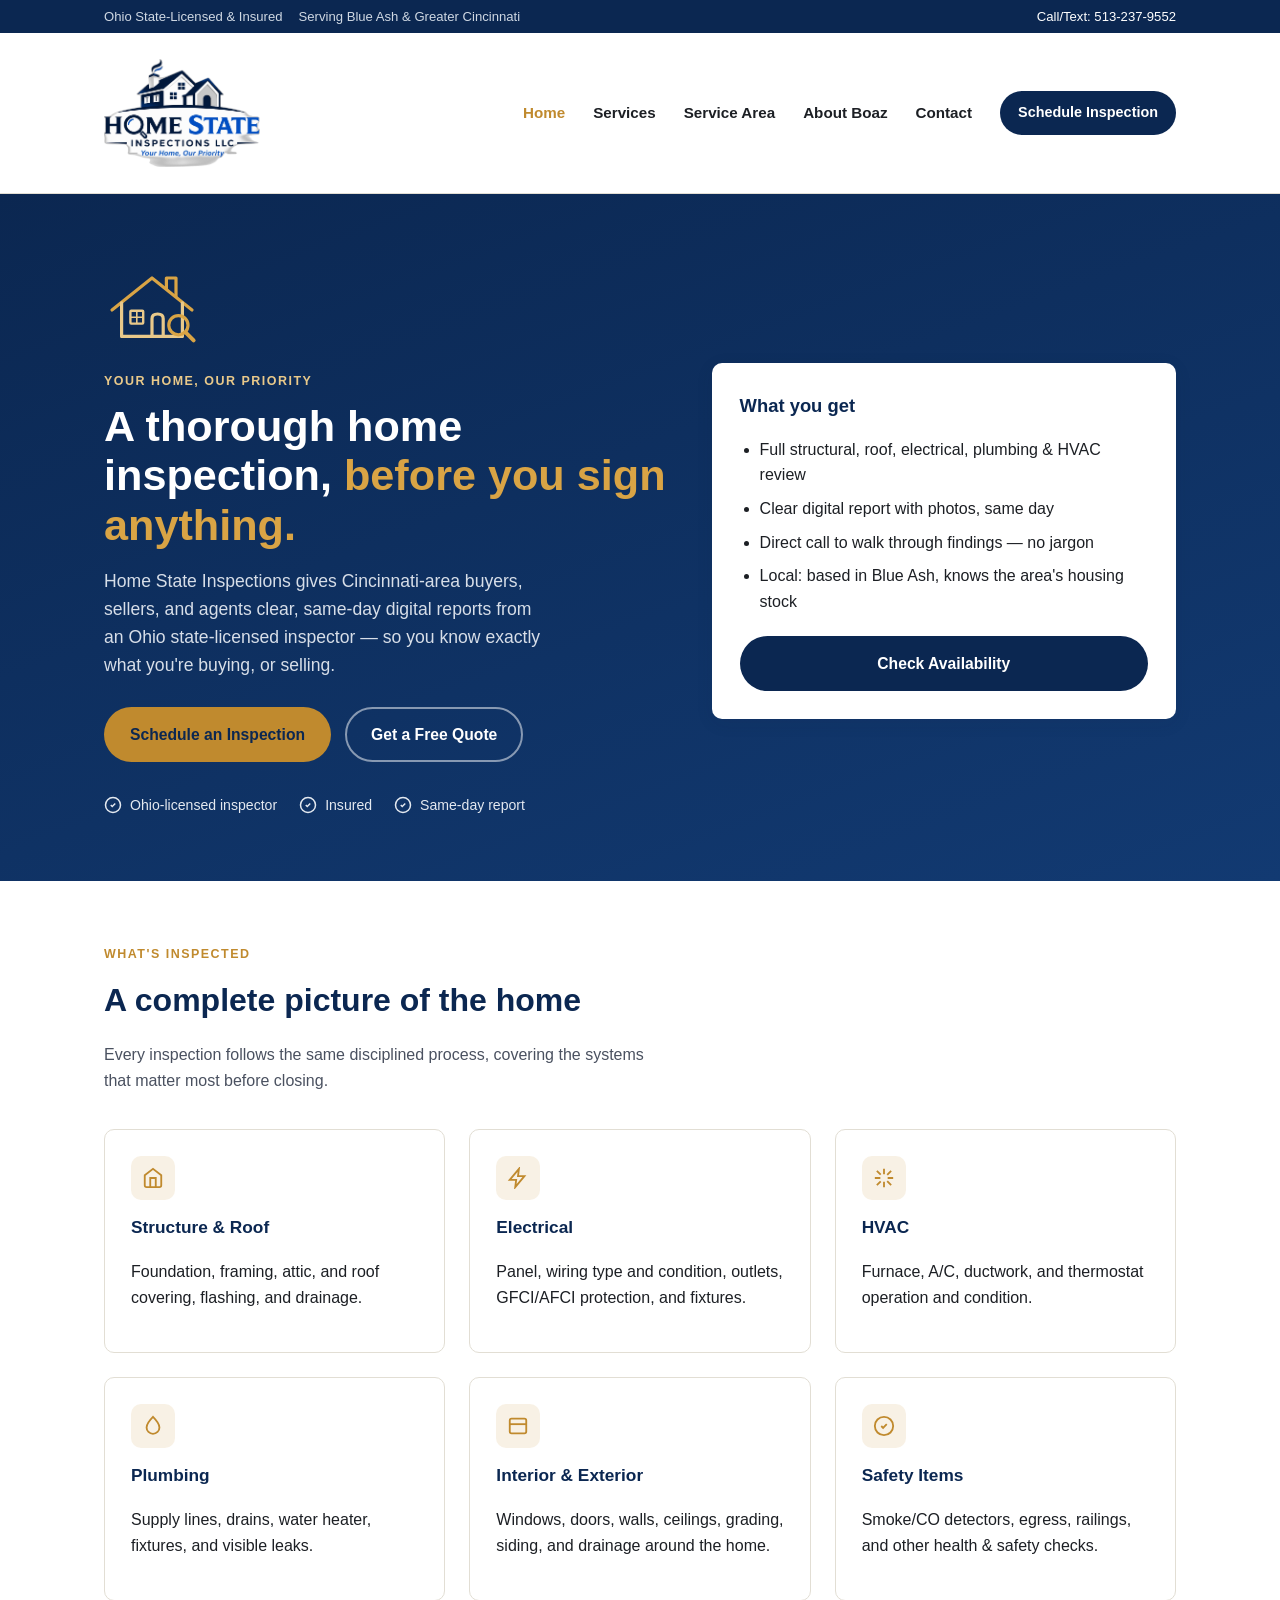
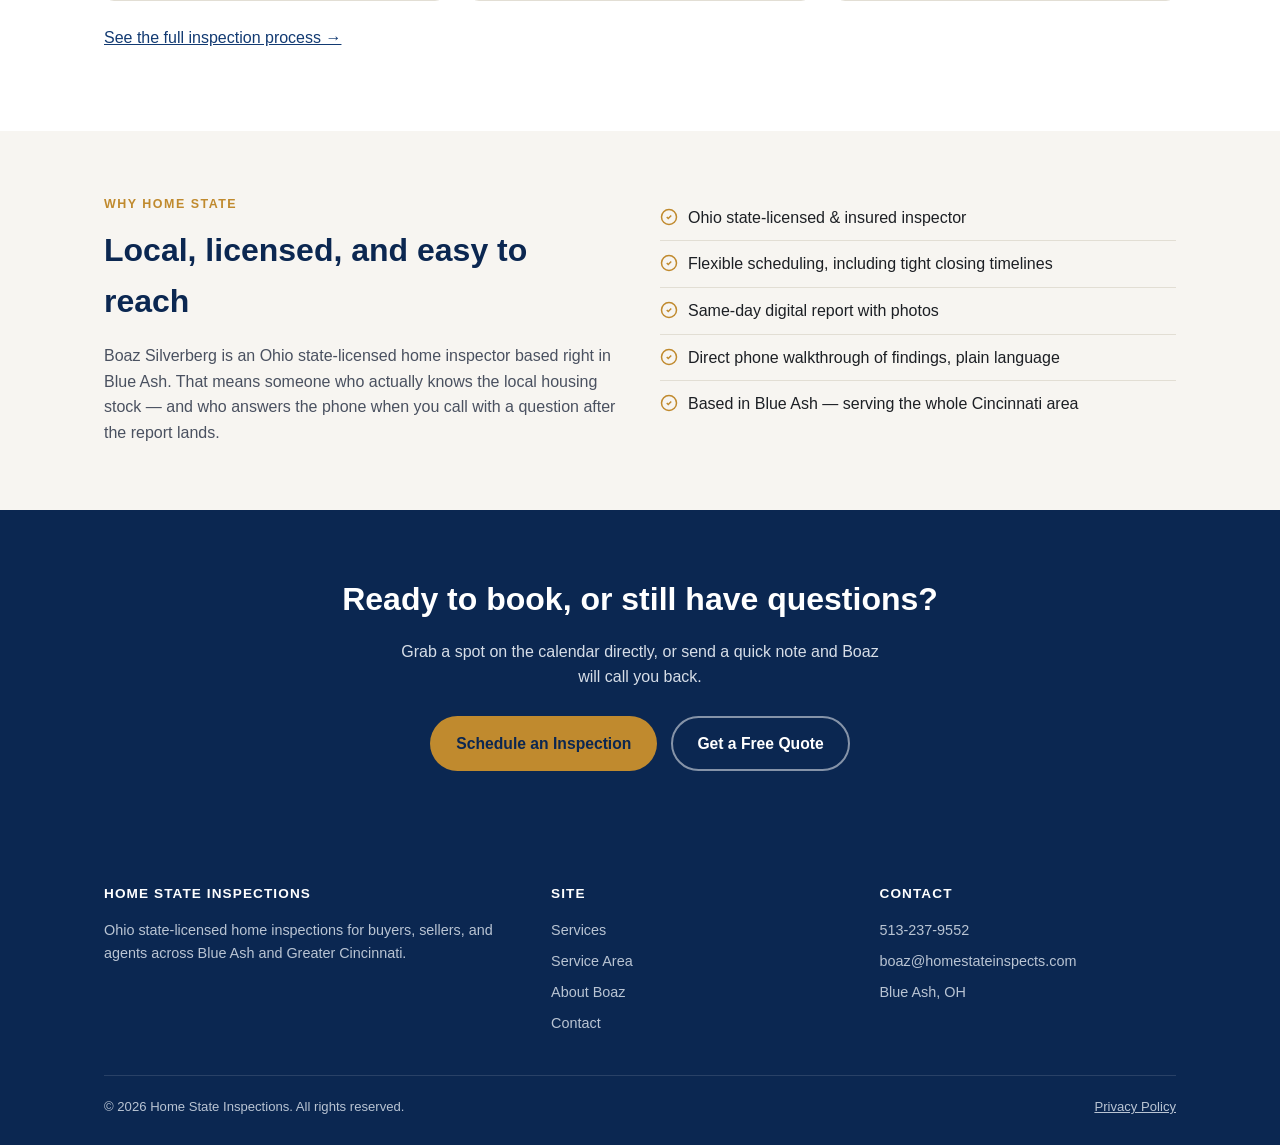
<file: index.html>
<!DOCTYPE html>
<html lang="en">
<head>
<meta charset="UTF-8">
<meta name="viewport" content="width=device-width, initial-scale=1.0">
<title>Home State Inspections | Licensed Home Inspector in Blue Ash & Cincinnati, OH</title>
<meta name="description" content="Home State Inspections provides thorough, Ohio state-licensed home inspections for buyers, sellers, and agents in Blue Ash and the Greater Cincinnati area. Same-week scheduling, same-day digital reports.">
<link rel="canonical" href="https://homestateinspects.com/">
<meta property="og:type" content="website">
<meta property="og:title" content="Home State Inspections | Licensed Home Inspector in Blue Ash & Cincinnati, OH">
<meta property="og:description" content="Ohio state-licensed home inspections for buyers, sellers, and agents in Blue Ash and the Greater Cincinnati area.">
<meta property="og:url" content="https://homestateinspects.com/">
<meta property="og:image" content="https://homestateinspects.com/og-image.jpg">
<link rel="stylesheet" href="style.css?v=2">
<script type="application/ld+json">
{
  "@context": "https://schema.org",
  "@type": "HomeAndConstructionBusiness",
  "name": "Home State Inspections",
  "url": "https://homestateinspects.com/",
  "telephone": "+15132379552",
  "email": "boaz@homestateinspects.com",
  "areaServed": {
    "@type": "City",
    "name": "Blue Ash"
  },
  "address": {
    "@type": "PostalAddress",
    "addressLocality": "Blue Ash",
    "addressRegion": "OH",
    "addressCountry": "US"
  },
  "priceRange": "$$"
}
</script>
</head>
<body>
<a class="skip-link" href="#main">Skip to content</a>

<div class="top-bar">
  <div class="container">
    <div class="trust-strip">
      <span>Ohio State-Licensed &amp; Insured</span>
      <span>Serving Blue Ash &amp; Greater Cincinnati</span>
    </div>
    <a href="tel:+15132379552">Call/Text: 513-237-9552</a>
  </div>
</div>

<header class="site-header header-hero">
  <div class="header-inner">
    <a href="index.html" class="logo">
      <img src="logo-transparent.png" alt="Home State Inspections LLC" width="1299" height="900">
    </a>
    <button class="nav-toggle" aria-expanded="false" aria-controls="main-nav" aria-label="Toggle menu">
      <span></span>
    </button>
    <nav class="main-nav" id="main-nav">
      <a href="index.html" aria-current="page">Home</a>
      <a href="services.html">Services</a>
      <a href="service-area.html">Service Area</a>
      <a href="about.html">About Boaz</a>
      <a href="contact.html">Contact</a>
      <a href="https://goisn.net/isn-homestate/online-scheduler/9c5191d9-7c6e-11f1-bdcb-0a63506e1b9d" class="nav-cta">Schedule Inspection</a>
    </nav>
  </div>
</header>

<main id="main">

  <section class="hero">
    <div class="container">
      <div>
        <svg class="hero-icon" width="96" height="80" viewBox="0 0 120 100" fill="none" xmlns="http://www.w3.org/2000/svg" aria-hidden="true">
          <path d="M10 55L60 15L110 55" stroke="#d9a445" stroke-width="4" stroke-linecap="round" stroke-linejoin="round"/>
          <path d="M22 46V88H98V46" stroke="#e9c98a" stroke-width="4" stroke-linecap="round" stroke-linejoin="round"/>
          <path d="M78 28V15H90V38" stroke="#d9a445" stroke-width="4" stroke-linecap="round" stroke-linejoin="round"/>
          <rect x="33" y="56" width="16" height="16" rx="1" stroke="#e9c98a" stroke-width="3"/>
          <path d="M33 64H49M41 56V72" stroke="#e9c98a" stroke-width="2"/>
          <path d="M60 88V66C60 62 63 60 67 60C71 60 74 62 74 66V88" stroke="#e9c98a" stroke-width="4" stroke-linecap="round" stroke-linejoin="round"/>
          <circle cx="93" cy="74" r="12" stroke="#d9a445" stroke-width="4"/>
          <path d="M102 83L112 93" stroke="#d9a445" stroke-width="5" stroke-linecap="round"/>
        </svg>
        <p class="eyebrow" style="color:#e9c98a">Your Home, Our Priority</p>
        <h1>A thorough home inspection, <em>before you sign anything.</em></h1>
        <p class="lede">Home State Inspections gives Cincinnati-area buyers, sellers, and agents clear, same-day digital reports from an Ohio state-licensed inspector &mdash; so you know exactly what you're buying, or selling.</p>
        <div class="hero-actions">
          <a class="btn btn-primary" href="https://goisn.net/isn-homestate/online-scheduler/9c5191d9-7c6e-11f1-bdcb-0a63506e1b9d">Schedule an Inspection</a>
          <a class="btn btn-outline" href="contact.html#quote">Get a Free Quote</a>
        </div>
        <div class="badge-row">
          <span class="badge"><svg width="18" height="18" viewBox="0 0 24 24" fill="none" stroke="currentColor" stroke-width="2"><path d="M9 12l2 2 4-4"/><circle cx="12" cy="12" r="10"/></svg> Ohio-licensed inspector</span>
          <span class="badge"><svg width="18" height="18" viewBox="0 0 24 24" fill="none" stroke="currentColor" stroke-width="2"><path d="M9 12l2 2 4-4"/><circle cx="12" cy="12" r="10"/></svg> Insured</span>
          <span class="badge"><svg width="18" height="18" viewBox="0 0 24 24" fill="none" stroke="currentColor" stroke-width="2"><path d="M9 12l2 2 4-4"/><circle cx="12" cy="12" r="10"/></svg> Same-day report</span>
        </div>
      </div>
      <div class="hero-card">
        <h2>What you get</h2>
        <ul>
          <li>Full structural, roof, electrical, plumbing &amp; HVAC review</li>
          <li>Clear digital report with photos, same day</li>
          <li>Direct call to walk through findings &mdash; no jargon</li>
          <li>Local: based in Blue Ash, knows the area's housing stock</li>
        </ul>
        <a class="btn btn-navy" href="https://goisn.net/isn-homestate/online-scheduler/9c5191d9-7c6e-11f1-bdcb-0a63506e1b9d" style="width:100%; justify-content:center; margin-top:6px;">Check Availability</a>
      </div>
    </div>
  </section>

  <section>
    <div class="container">
      <p class="eyebrow">What's Inspected</p>
      <h2 class="section-title">A complete picture of the home</h2>
      <p class="section-intro">Every inspection follows the same disciplined process, covering the systems that matter most before closing.</p>
      <div class="grid grid-3">
        <div class="card">
          <div class="card-icon"><svg width="22" height="22" viewBox="0 0 24 24" fill="none" stroke="#c08a2e" stroke-width="2"><path d="M3 9l9-7 9 7v11a2 2 0 01-2 2H5a2 2 0 01-2-2z"/><path d="M9 22V12h6v10"/></svg></div>
          <h3>Structure &amp; Roof</h3>
          <p>Foundation, framing, attic, and roof covering, flashing, and drainage.</p>
        </div>
        <div class="card">
          <div class="card-icon"><svg width="22" height="22" viewBox="0 0 24 24" fill="none" stroke="#c08a2e" stroke-width="2"><path d="M13 2L3 14h7l-1 8 10-12h-7l1-8z"/></svg></div>
          <h3>Electrical</h3>
          <p>Panel, wiring type and condition, outlets, GFCI/AFCI protection, and fixtures.</p>
        </div>
        <div class="card">
          <div class="card-icon"><svg width="22" height="22" viewBox="0 0 24 24" fill="none" stroke="#c08a2e" stroke-width="2"><path d="M12 2v6M12 22v-6M4.2 4.2l4.2 4.2M15.5 15.5l4.3 4.3M2 12h6M16 12h6M4.2 19.8l4.2-4.2M15.5 8.5l4.3-4.3"/></svg></div>
          <h3>HVAC</h3>
          <p>Furnace, A/C, ductwork, and thermostat operation and condition.</p>
        </div>
        <div class="card">
          <div class="card-icon"><svg width="22" height="22" viewBox="0 0 24 24" fill="none" stroke="#c08a2e" stroke-width="2"><path d="M12 2C8 6 5 9.5 5 13.5A7 7 0 0019 13.5C19 9.5 16 6 12 2z"/></svg></div>
          <h3>Plumbing</h3>
          <p>Supply lines, drains, water heater, fixtures, and visible leaks.</p>
        </div>
        <div class="card">
          <div class="card-icon"><svg width="22" height="22" viewBox="0 0 24 24" fill="none" stroke="#c08a2e" stroke-width="2"><rect x="3" y="4" width="18" height="16" rx="2"/><path d="M3 10h18"/></svg></div>
          <h3>Interior &amp; Exterior</h3>
          <p>Windows, doors, walls, ceilings, grading, siding, and drainage around the home.</p>
        </div>
        <div class="card">
          <div class="card-icon"><svg width="22" height="22" viewBox="0 0 24 24" fill="none" stroke="#c08a2e" stroke-width="2"><path d="M9 12l2 2 4-4"/><circle cx="12" cy="12" r="10"/></svg></div>
          <h3>Safety Items</h3>
          <p>Smoke/CO detectors, egress, railings, and other health &amp; safety checks.</p>
        </div>
      </div>
      <p style="margin-top:24px;"><a href="services.html">See the full inspection process &rarr;</a></p>
    </div>
  </section>

  <section class="section-alt">
    <div class="container two-col">
      <div>
        <p class="eyebrow">Why Home State</p>
        <h2 class="section-title">Local, licensed, and easy to reach</h2>
        <p class="section-intro" style="margin-bottom:0;">Boaz Silverberg is an Ohio state-licensed home inspector based right in Blue Ash. That means someone who actually knows the local housing stock &mdash; and who answers the phone when you call with a question after the report lands.</p>
      </div>
      <ul class="checklist">
        <li><svg width="18" height="18" viewBox="0 0 24 24" fill="none" stroke="currentColor" stroke-width="2"><path d="M9 12l2 2 4-4"/><circle cx="12" cy="12" r="10"/></svg> Ohio state-licensed &amp; insured inspector</li>
        <li><svg width="18" height="18" viewBox="0 0 24 24" fill="none" stroke="currentColor" stroke-width="2"><path d="M9 12l2 2 4-4"/><circle cx="12" cy="12" r="10"/></svg> Flexible scheduling, including tight closing timelines</li>
        <li><svg width="18" height="18" viewBox="0 0 24 24" fill="none" stroke="currentColor" stroke-width="2"><path d="M9 12l2 2 4-4"/><circle cx="12" cy="12" r="10"/></svg> Same-day digital report with photos</li>
        <li><svg width="18" height="18" viewBox="0 0 24 24" fill="none" stroke="currentColor" stroke-width="2"><path d="M9 12l2 2 4-4"/><circle cx="12" cy="12" r="10"/></svg> Direct phone walkthrough of findings, plain language</li>
        <li><svg width="18" height="18" viewBox="0 0 24 24" fill="none" stroke="currentColor" stroke-width="2"><path d="M9 12l2 2 4-4"/><circle cx="12" cy="12" r="10"/></svg> Based in Blue Ash &mdash; serving the whole Cincinnati area</li>
      </ul>
    </div>
  </section>

  <section class="cta-band">
    <div class="container">
      <h2 class="section-title">Ready to book, or still have questions?</h2>
      <p>Grab a spot on the calendar directly, or send a quick note and Boaz will call you back.</p>
      <div class="hero-actions" style="justify-content:center;">
        <a class="btn btn-primary" href="https://goisn.net/isn-homestate/online-scheduler/9c5191d9-7c6e-11f1-bdcb-0a63506e1b9d">Schedule an Inspection</a>
        <a class="btn btn-outline" href="contact.html#quote">Get a Free Quote</a>
      </div>
    </div>
  </section>

</main>

<footer class="site-footer">
  <div class="container">
    <div class="footer-grid">
      <div>
        <h4>Home State Inspections</h4>
        <p>Ohio state-licensed home inspections for buyers, sellers, and agents across Blue Ash and Greater Cincinnati.</p>
      </div>
      <div>
        <h4>Site</h4>
        <ul>
          <li><a href="services.html">Services</a></li>
          <li><a href="service-area.html">Service Area</a></li>
          <li><a href="about.html">About Boaz</a></li>
          <li><a href="contact.html">Contact</a></li>
        </ul>
      </div>
      <div>
        <h4>Contact</h4>
        <ul>
          <li><a href="tel:+15132379552">513-237-9552</a></li>
          <li><a href="mailto:boaz@homestateinspects.com">boaz@homestateinspects.com</a></li>
          <li>Blue Ash, OH</li>
        </ul>
      </div>
    </div>
    <div class="footer-bottom">
      <span>&copy; <span id="year"></span> Home State Inspections. All rights reserved.</span>
      <a href="privacy-policy.html">Privacy Policy</a>
    </div>
  </div>
</footer>

<script src="script.js?v=2"></script>
</body>
</html>
</file>
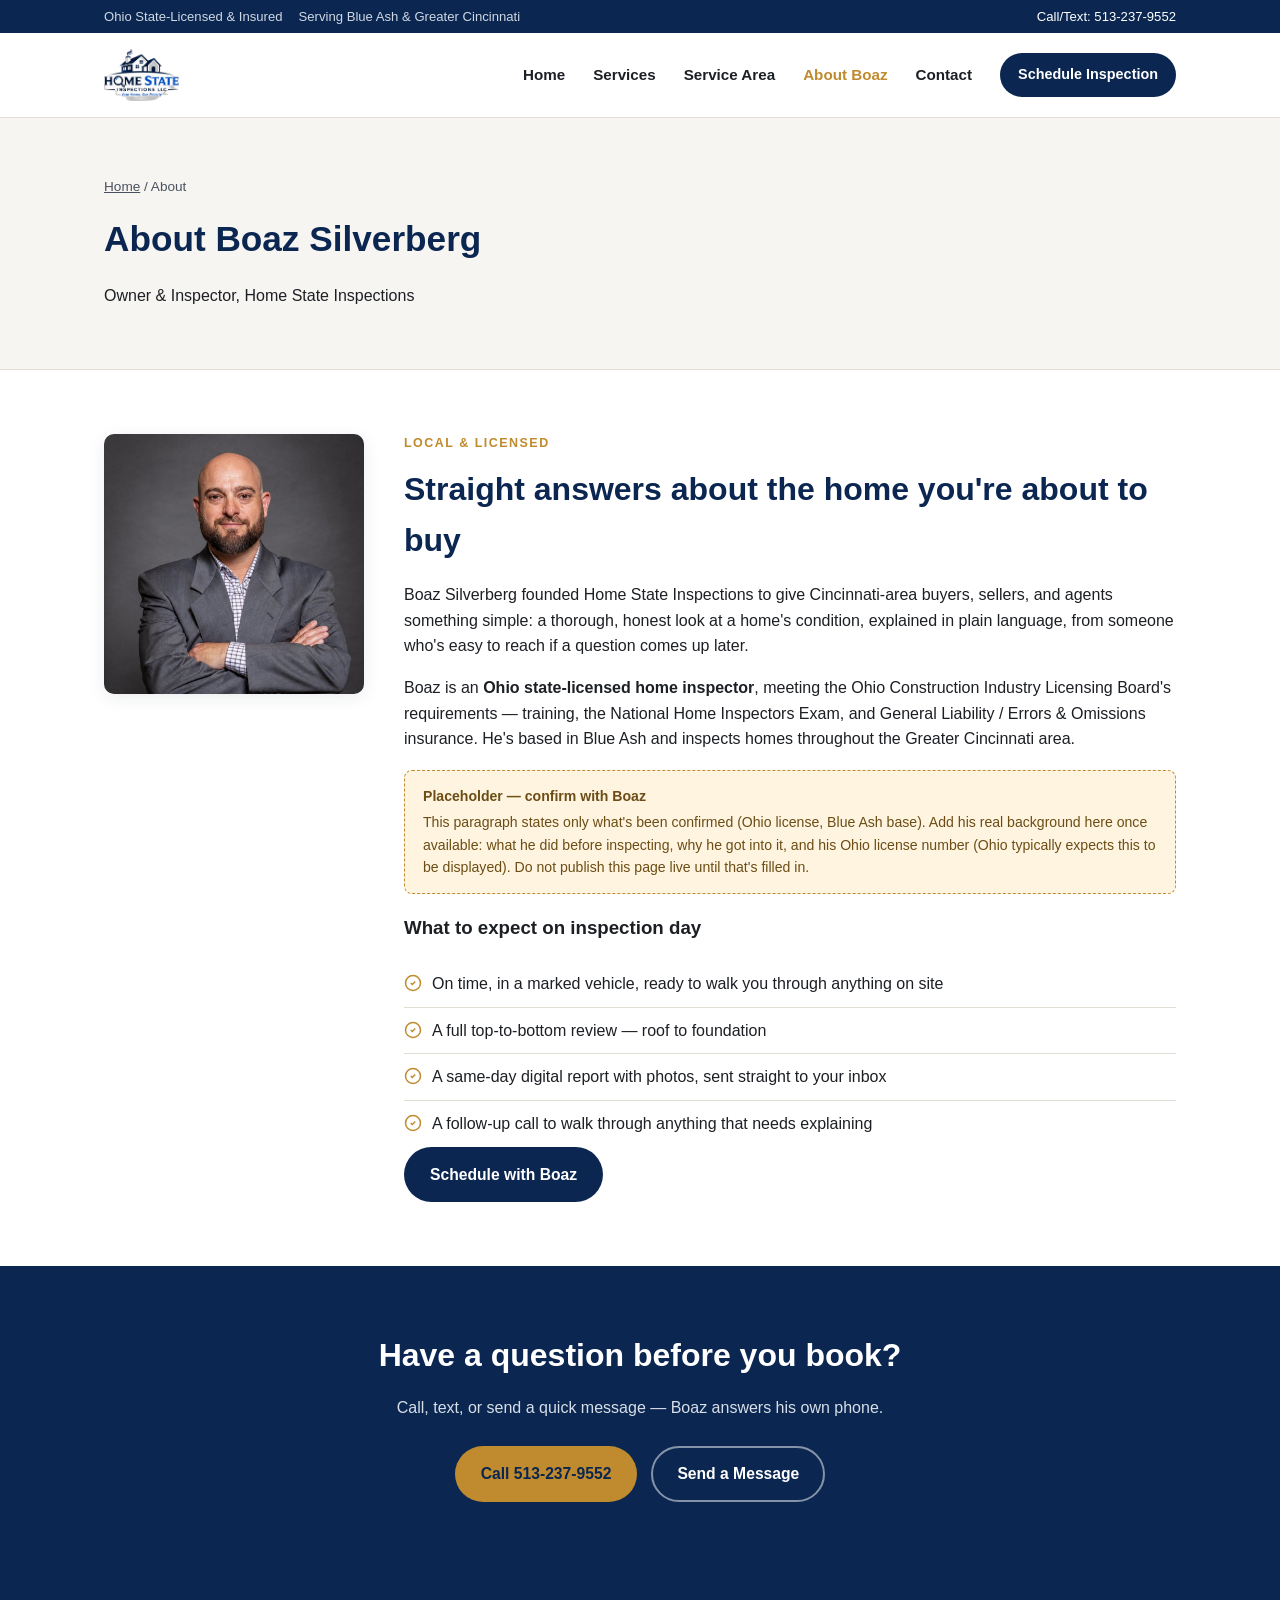
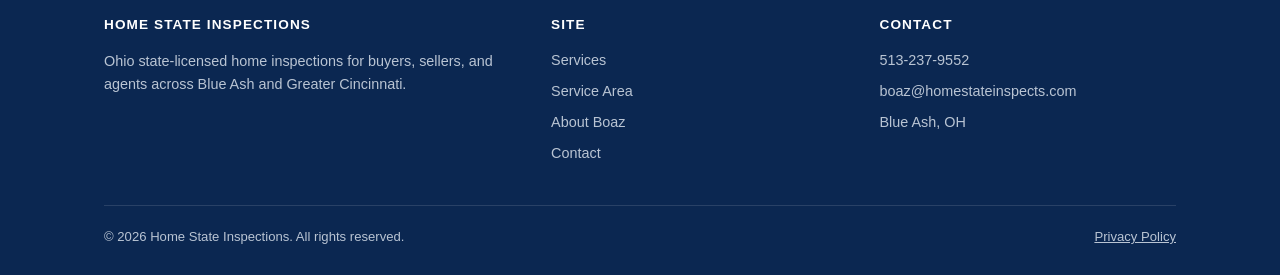
<file: about.html>
<!DOCTYPE html>
<html lang="en">
<head>
<meta charset="UTF-8">
<meta name="viewport" content="width=device-width, initial-scale=1.0">
<title>About Boaz Silverberg | Home State Inspections</title>
<meta name="description" content="Meet Boaz Silverberg, the Ohio state-licensed home inspector behind Home State Inspections, based in Blue Ash and serving the Greater Cincinnati area.">
<link rel="canonical" href="https://homestateinspects.com/about.html">
<link rel="stylesheet" href="style.css?v=2">
</head>
<body>
<a class="skip-link" href="#main">Skip to content</a>

<div class="top-bar">
  <div class="container">
    <div class="trust-strip">
      <span>Ohio State-Licensed &amp; Insured</span>
      <span>Serving Blue Ash &amp; Greater Cincinnati</span>
    </div>
    <a href="tel:+15132379552">Call/Text: 513-237-9552</a>
  </div>
</div>

<header class="site-header">
  <div class="header-inner">
    <a href="index.html" class="logo">
      <img src="logo-transparent.png" alt="Home State Inspections LLC" width="1299" height="900">
    </a>
    <button class="nav-toggle" aria-expanded="false" aria-controls="main-nav" aria-label="Toggle menu">
      <span></span>
    </button>
    <nav class="main-nav" id="main-nav">
      <a href="index.html">Home</a>
      <a href="services.html">Services</a>
      <a href="service-area.html">Service Area</a>
      <a href="about.html" aria-current="page">About Boaz</a>
      <a href="contact.html">Contact</a>
      <a href="https://goisn.net/isn-homestate/online-scheduler/9c5191d9-7c6e-11f1-bdcb-0a63506e1b9d" class="nav-cta">Schedule Inspection</a>
    </nav>
  </div>
</header>

<main id="main">

  <section class="page-hero">
    <div class="container">
      <p class="breadcrumb"><a href="index.html">Home</a> / About</p>
      <h1>About Boaz Silverberg</h1>
      <p>Owner &amp; Inspector, Home State Inspections</p>
    </div>
  </section>

  <section>
    <div class="container bio-layout">
      <div>
        <img class="bio-portrait" src="boaz.jpg" alt="Boaz Silverberg, owner and inspector at Home State Inspections">
      </div>
      <div>
        <p class="eyebrow">Local &amp; Licensed</p>
        <h2 class="section-title" style="margin-top:0;">Straight answers about the home you're about to buy</h2>
        <p>Boaz Silverberg founded Home State Inspections to give Cincinnati-area buyers, sellers, and agents something simple: a thorough, honest look at a home's condition, explained in plain language, from someone who's easy to reach if a question comes up later.</p>
        <p>Boaz is an <strong>Ohio state-licensed home inspector</strong>, meeting the Ohio Construction Industry Licensing Board's requirements &mdash; training, the National Home Inspectors Exam, and General Liability / Errors &amp; Omissions insurance. He's based in Blue Ash and inspects homes throughout the Greater Cincinnati area.</p>
        <div class="todo-flag">
          <strong>Placeholder &mdash; confirm with Boaz</strong>
          This paragraph states only what's been confirmed (Ohio license, Blue Ash base). Add his real background here once available: what he did before inspecting, why he got into it, and his Ohio license number (Ohio typically expects this to be displayed). Do not publish this page live until that's filled in.
        </div>
        <h3>What to expect on inspection day</h3>
        <ul class="checklist">
          <li><svg width="18" height="18" viewBox="0 0 24 24" fill="none" stroke="currentColor" stroke-width="2"><path d="M9 12l2 2 4-4"/><circle cx="12" cy="12" r="10"/></svg> On time, in a marked vehicle, ready to walk you through anything on site</li>
          <li><svg width="18" height="18" viewBox="0 0 24 24" fill="none" stroke="currentColor" stroke-width="2"><path d="M9 12l2 2 4-4"/><circle cx="12" cy="12" r="10"/></svg> A full top-to-bottom review &mdash; roof to foundation</li>
          <li><svg width="18" height="18" viewBox="0 0 24 24" fill="none" stroke="currentColor" stroke-width="2"><path d="M9 12l2 2 4-4"/><circle cx="12" cy="12" r="10"/></svg> A same-day digital report with photos, sent straight to your inbox</li>
          <li><svg width="18" height="18" viewBox="0 0 24 24" fill="none" stroke="currentColor" stroke-width="2"><path d="M9 12l2 2 4-4"/><circle cx="12" cy="12" r="10"/></svg> A follow-up call to walk through anything that needs explaining</li>
        </ul>
        <a class="btn btn-navy" href="https://goisn.net/isn-homestate/online-scheduler/9c5191d9-7c6e-11f1-bdcb-0a63506e1b9d">Schedule with Boaz</a>
      </div>
    </div>
  </section>

  <section class="cta-band">
    <div class="container">
      <h2 class="section-title">Have a question before you book?</h2>
      <p>Call, text, or send a quick message &mdash; Boaz answers his own phone.</p>
      <div class="hero-actions" style="justify-content:center;">
        <a class="btn btn-primary" href="tel:+15132379552">Call 513-237-9552</a>
        <a class="btn btn-outline" href="contact.html#quote">Send a Message</a>
      </div>
    </div>
  </section>

</main>

<footer class="site-footer">
  <div class="container">
    <div class="footer-grid">
      <div>
        <h4>Home State Inspections</h4>
        <p>Ohio state-licensed home inspections for buyers, sellers, and agents across Blue Ash and Greater Cincinnati.</p>
      </div>
      <div>
        <h4>Site</h4>
        <ul>
          <li><a href="services.html">Services</a></li>
          <li><a href="service-area.html">Service Area</a></li>
          <li><a href="about.html">About Boaz</a></li>
          <li><a href="contact.html">Contact</a></li>
        </ul>
      </div>
      <div>
        <h4>Contact</h4>
        <ul>
          <li><a href="tel:+15132379552">513-237-9552</a></li>
          <li><a href="mailto:boaz@homestateinspects.com">boaz@homestateinspects.com</a></li>
          <li>Blue Ash, OH</li>
        </ul>
      </div>
    </div>
    <div class="footer-bottom">
      <span>&copy; <span id="year"></span> Home State Inspections. All rights reserved.</span>
      <a href="privacy-policy.html">Privacy Policy</a>
    </div>
  </div>
</footer>

<script src="script.js?v=2"></script>
</body>
</html>
</file>
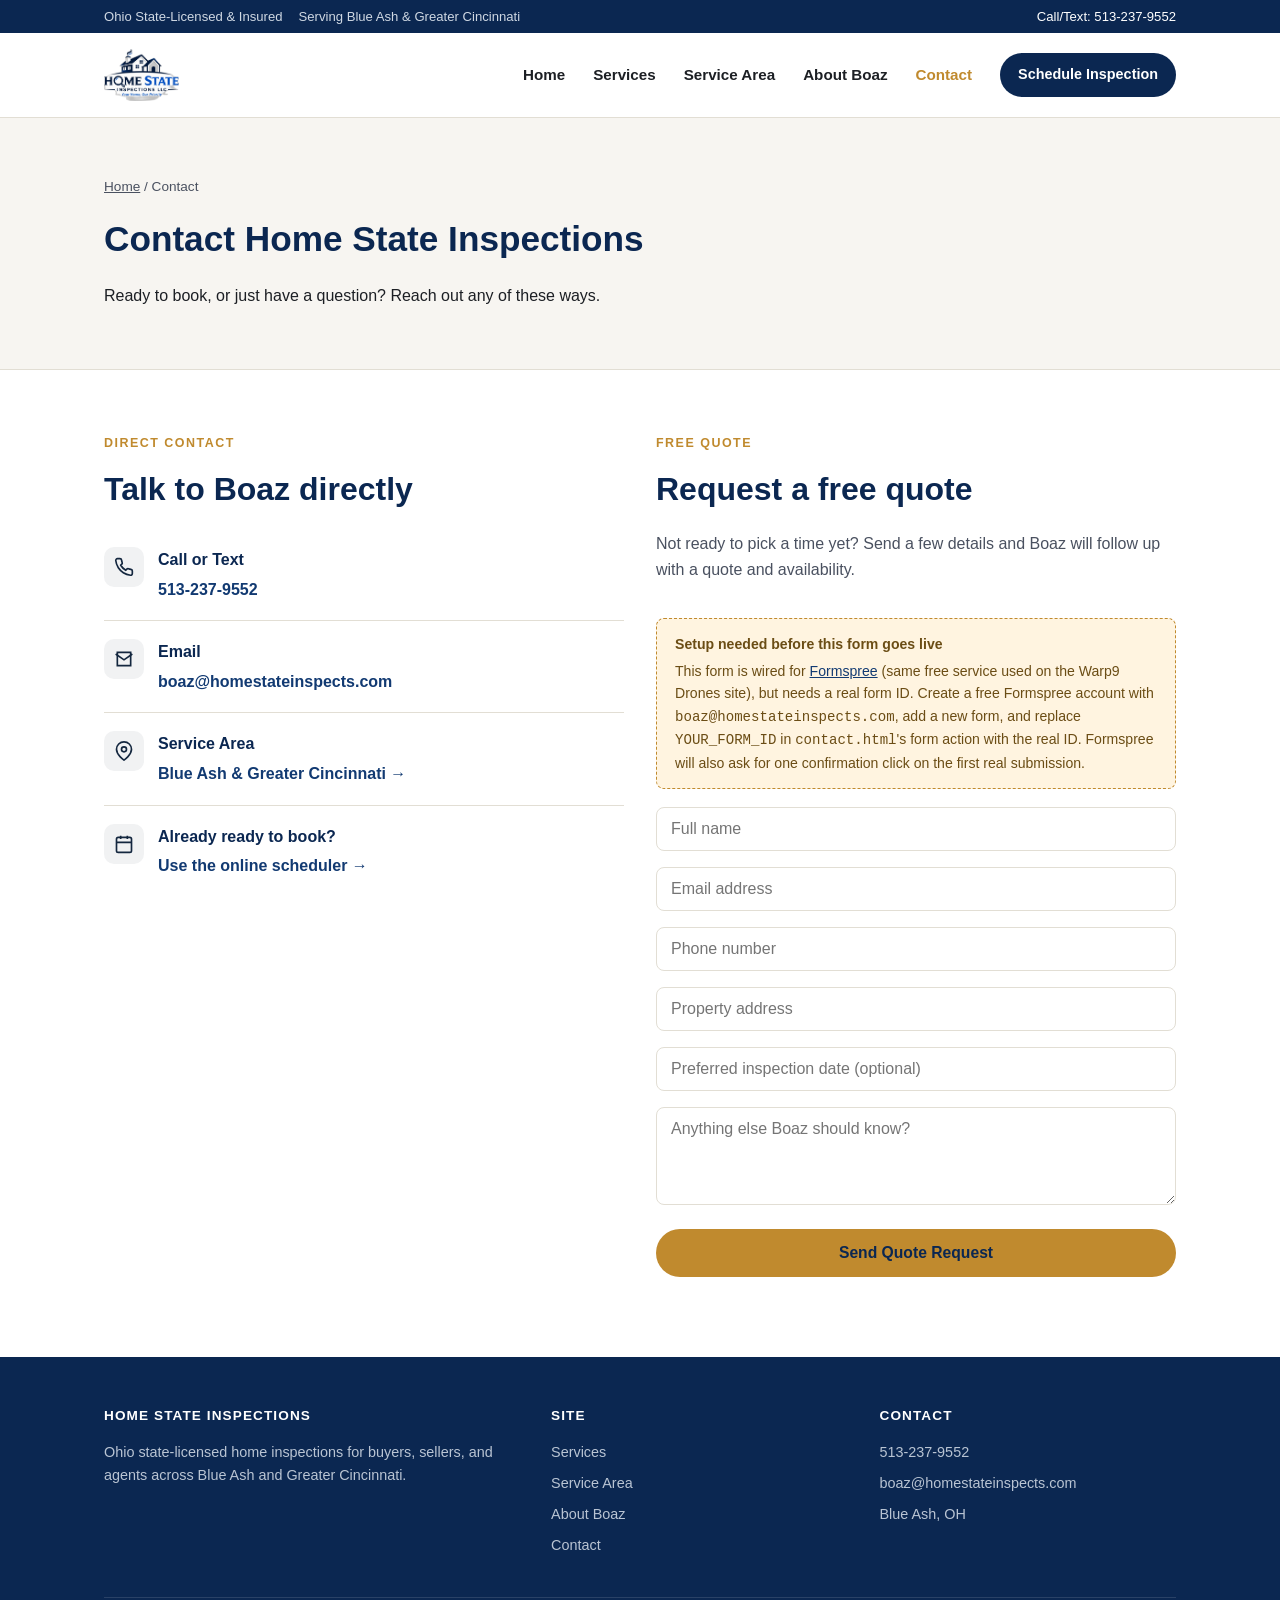
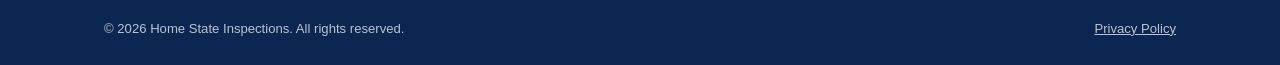
<file: contact.html>
<!DOCTYPE html>
<html lang="en">
<head>
<meta charset="UTF-8">
<meta name="viewport" content="width=device-width, initial-scale=1.0">
<title>Contact & Free Quote | Home State Inspections</title>
<meta name="description" content="Schedule a home inspection or request a free quote from Home State Inspections, serving Blue Ash and the Greater Cincinnati area. Call, text, or send a message.">
<link rel="canonical" href="https://homestateinspects.com/contact.html">
<link rel="stylesheet" href="style.css?v=2">
</head>
<body>
<a class="skip-link" href="#main">Skip to content</a>

<div class="top-bar">
  <div class="container">
    <div class="trust-strip">
      <span>Ohio State-Licensed &amp; Insured</span>
      <span>Serving Blue Ash &amp; Greater Cincinnati</span>
    </div>
    <a href="tel:+15132379552">Call/Text: 513-237-9552</a>
  </div>
</div>

<header class="site-header">
  <div class="header-inner">
    <a href="index.html" class="logo">
      <img src="logo-transparent.png" alt="Home State Inspections LLC" width="1299" height="900">
    </a>
    <button class="nav-toggle" aria-expanded="false" aria-controls="main-nav" aria-label="Toggle menu">
      <span></span>
    </button>
    <nav class="main-nav" id="main-nav">
      <a href="index.html">Home</a>
      <a href="services.html">Services</a>
      <a href="service-area.html">Service Area</a>
      <a href="about.html">About Boaz</a>
      <a href="contact.html" aria-current="page">Contact</a>
      <a href="https://goisn.net/isn-homestate/online-scheduler/9c5191d9-7c6e-11f1-bdcb-0a63506e1b9d" class="nav-cta">Schedule Inspection</a>
    </nav>
  </div>
</header>

<main id="main">

  <section class="page-hero">
    <div class="container">
      <p class="breadcrumb"><a href="index.html">Home</a> / Contact</p>
      <h1>Contact Home State Inspections</h1>
      <p>Ready to book, or just have a question? Reach out any of these ways.</p>
    </div>
  </section>

  <section>
    <div class="container contact-grid">
      <div>
        <p class="eyebrow">Direct Contact</p>
        <h2 class="section-title">Talk to Boaz directly</h2>

        <div class="contact-method">
          <div class="icon"><svg width="20" height="20" viewBox="0 0 24 24" fill="none" stroke="#14273f" stroke-width="2"><path d="M22 16.92v3a2 2 0 01-2.18 2 19.79 19.79 0 01-8.63-3.07 19.5 19.5 0 01-6-6 19.79 19.79 0 01-3.07-8.67A2 2 0 014.11 2h3a2 2 0 012 1.72c.127.96.362 1.903.7 2.81a2 2 0 01-.45 2.11L8.09 9.91a16 16 0 006 6l1.27-1.27a2 2 0 012.11-.45c.907.338 1.85.573 2.81.7A2 2 0 0122 16.92z"/></svg></div>
          <div>
            <h3>Call or Text</h3>
            <a href="tel:+15132379552">513-237-9552</a>
          </div>
        </div>

        <div class="contact-method">
          <div class="icon"><svg width="20" height="20" viewBox="0 0 24 24" fill="none" stroke="#14273f" stroke-width="2"><path d="M4 4h16v16H4z"/><path d="M22 6l-10 7L2 6"/></svg></div>
          <div>
            <h3>Email</h3>
            <a href="mailto:boaz@homestateinspects.com">boaz@homestateinspects.com</a>
          </div>
        </div>

        <div class="contact-method">
          <div class="icon"><svg width="20" height="20" viewBox="0 0 24 24" fill="none" stroke="#14273f" stroke-width="2"><path d="M21 10c0 7-9 13-9 13S3 17 3 10a9 9 0 0118 0z"/><circle cx="12" cy="10" r="3"/></svg></div>
          <div>
            <h3>Service Area</h3>
            <a href="service-area.html">Blue Ash &amp; Greater Cincinnati &rarr;</a>
          </div>
        </div>

        <div class="contact-method">
          <div class="icon"><svg width="20" height="20" viewBox="0 0 24 24" fill="none" stroke="#14273f" stroke-width="2"><rect x="3" y="4" width="18" height="18" rx="2"/><path d="M16 2v4M8 2v4M3 10h18"/></svg></div>
          <div>
            <h3>Already ready to book?</h3>
            <a href="https://goisn.net/isn-homestate/online-scheduler/9c5191d9-7c6e-11f1-bdcb-0a63506e1b9d">Use the online scheduler &rarr;</a>
          </div>
        </div>
      </div>

      <div id="quote">
        <p class="eyebrow">Free Quote</p>
        <h2 class="section-title">Request a free quote</h2>
        <p class="section-intro">Not ready to pick a time yet? Send a few details and Boaz will follow up with a quote and availability.</p>

        <div class="todo-flag">
          <strong>Setup needed before this form goes live</strong>
          This form is wired for <a href="https://formspree.io" target="_blank" rel="noopener">Formspree</a> (same free service used on the Warp9 Drones site), but needs a real form ID. Create a free Formspree account with <code>boaz@homestateinspects.com</code>, add a new form, and replace <code>YOUR_FORM_ID</code> in <code>contact.html</code>'s form action with the real ID. Formspree will also ask for one confirmation click on the first real submission.
        </div>

        <form id="quote-form" action="https://formspree.io/f/YOUR_FORM_ID" method="POST">
          <div style="display:grid; gap:16px;">
            <label>
              <span class="sr-only">Full name</span>
              <input type="text" name="name" placeholder="Full name" required
                style="width:100%; padding:12px 14px; border:1px solid var(--border); border-radius:8px; font-size:1rem;">
            </label>
            <label>
              <span class="sr-only">Email</span>
              <input type="email" name="email" placeholder="Email address" required
                style="width:100%; padding:12px 14px; border:1px solid var(--border); border-radius:8px; font-size:1rem;">
            </label>
            <label>
              <span class="sr-only">Phone</span>
              <input type="tel" name="phone" placeholder="Phone number" required
                style="width:100%; padding:12px 14px; border:1px solid var(--border); border-radius:8px; font-size:1rem;">
            </label>
            <label>
              <span class="sr-only">Property address</span>
              <input type="text" name="property_address" placeholder="Property address"
                style="width:100%; padding:12px 14px; border:1px solid var(--border); border-radius:8px; font-size:1rem;">
            </label>
            <label>
              <span class="sr-only">Preferred date</span>
              <input type="text" name="preferred_date" placeholder="Preferred inspection date (optional)"
                style="width:100%; padding:12px 14px; border:1px solid var(--border); border-radius:8px; font-size:1rem;">
            </label>
            <label>
              <span class="sr-only">Message</span>
              <textarea name="message" rows="4" placeholder="Anything else Boaz should know?"
                style="width:100%; padding:12px 14px; border:1px solid var(--border); border-radius:8px; font-size:1rem; font-family:inherit;"></textarea>
            </label>
            <input type="text" name="_gotcha" style="display:none" tabindex="-1" autocomplete="off">
            <input type="hidden" name="_subject" value="New quote request — Home State Inspections">
            <button type="submit" class="btn btn-primary" style="justify-content:center;">Send Quote Request</button>
          </div>
        </form>
        <p id="form-status" role="status" style="margin-top:12px; font-weight:600;"></p>
      </div>
    </div>
  </section>

</main>

<footer class="site-footer">
  <div class="container">
    <div class="footer-grid">
      <div>
        <h4>Home State Inspections</h4>
        <p>Ohio state-licensed home inspections for buyers, sellers, and agents across Blue Ash and Greater Cincinnati.</p>
      </div>
      <div>
        <h4>Site</h4>
        <ul>
          <li><a href="services.html">Services</a></li>
          <li><a href="service-area.html">Service Area</a></li>
          <li><a href="about.html">About Boaz</a></li>
          <li><a href="contact.html">Contact</a></li>
        </ul>
      </div>
      <div>
        <h4>Contact</h4>
        <ul>
          <li><a href="tel:+15132379552">513-237-9552</a></li>
          <li><a href="mailto:boaz@homestateinspects.com">boaz@homestateinspects.com</a></li>
          <li>Blue Ash, OH</li>
        </ul>
      </div>
    </div>
    <div class="footer-bottom">
      <span>&copy; <span id="year"></span> Home State Inspections. All rights reserved.</span>
      <a href="privacy-policy.html">Privacy Policy</a>
    </div>
  </div>
</footer>

<script src="script.js?v=2"></script>
</body>
</html>
</file>
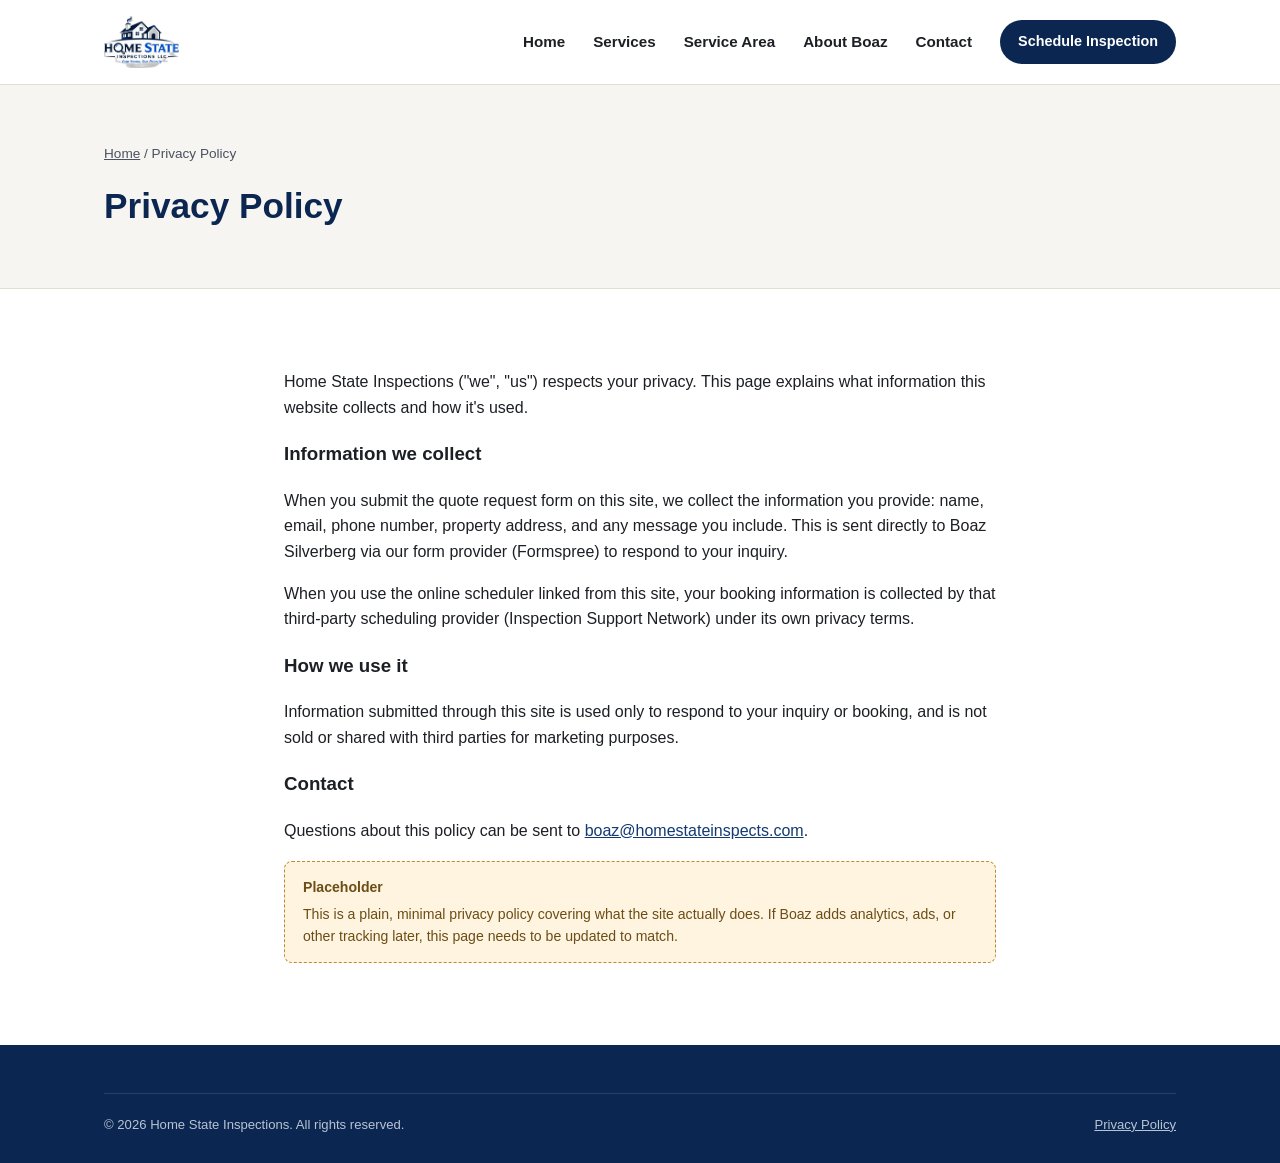
<file: privacy-policy.html>
<!DOCTYPE html>
<html lang="en">
<head>
<meta charset="UTF-8">
<meta name="viewport" content="width=device-width, initial-scale=1.0">
<title>Privacy Policy | Home State Inspections</title>
<meta name="robots" content="noindex">
<link rel="canonical" href="https://homestateinspects.com/privacy-policy.html">
<link rel="stylesheet" href="style.css?v=2">
</head>
<body>
<a class="skip-link" href="#main">Skip to content</a>

<header class="site-header">
  <div class="header-inner">
    <a href="index.html" class="logo">
      <img src="logo-transparent.png" alt="Home State Inspections LLC" width="1299" height="900">
    </a>
    <button class="nav-toggle" aria-expanded="false" aria-controls="main-nav" aria-label="Toggle menu">
      <span></span>
    </button>
    <nav class="main-nav" id="main-nav">
      <a href="index.html">Home</a>
      <a href="services.html">Services</a>
      <a href="service-area.html">Service Area</a>
      <a href="about.html">About Boaz</a>
      <a href="contact.html">Contact</a>
      <a href="https://goisn.net/isn-homestate/online-scheduler/9c5191d9-7c6e-11f1-bdcb-0a63506e1b9d" class="nav-cta">Schedule Inspection</a>
    </nav>
  </div>
</header>

<main id="main">
  <section class="page-hero">
    <div class="container">
      <p class="breadcrumb"><a href="index.html">Home</a> / Privacy Policy</p>
      <h1>Privacy Policy</h1>
    </div>
  </section>

  <section>
    <div class="container" style="max-width:760px;">
      <p>Home State Inspections ("we", "us") respects your privacy. This page explains what information this website collects and how it's used.</p>
      <h3>Information we collect</h3>
      <p>When you submit the quote request form on this site, we collect the information you provide: name, email, phone number, property address, and any message you include. This is sent directly to Boaz Silverberg via our form provider (Formspree) to respond to your inquiry.</p>
      <p>When you use the online scheduler linked from this site, your booking information is collected by that third-party scheduling provider (Inspection Support Network) under its own privacy terms.</p>
      <h3>How we use it</h3>
      <p>Information submitted through this site is used only to respond to your inquiry or booking, and is not sold or shared with third parties for marketing purposes.</p>
      <h3>Contact</h3>
      <p>Questions about this policy can be sent to <a href="mailto:boaz@homestateinspects.com">boaz@homestateinspects.com</a>.</p>
      <div class="todo-flag">
        <strong>Placeholder</strong>
        This is a plain, minimal privacy policy covering what the site actually does. If Boaz adds analytics, ads, or other tracking later, this page needs to be updated to match.
      </div>
    </div>
  </section>
</main>

<footer class="site-footer">
  <div class="container">
    <div class="footer-bottom">
      <span>&copy; <span id="year"></span> Home State Inspections. All rights reserved.</span>
      <a href="privacy-policy.html">Privacy Policy</a>
    </div>
  </div>
</footer>

<script src="script.js?v=2"></script>
</body>
</html>
</file>
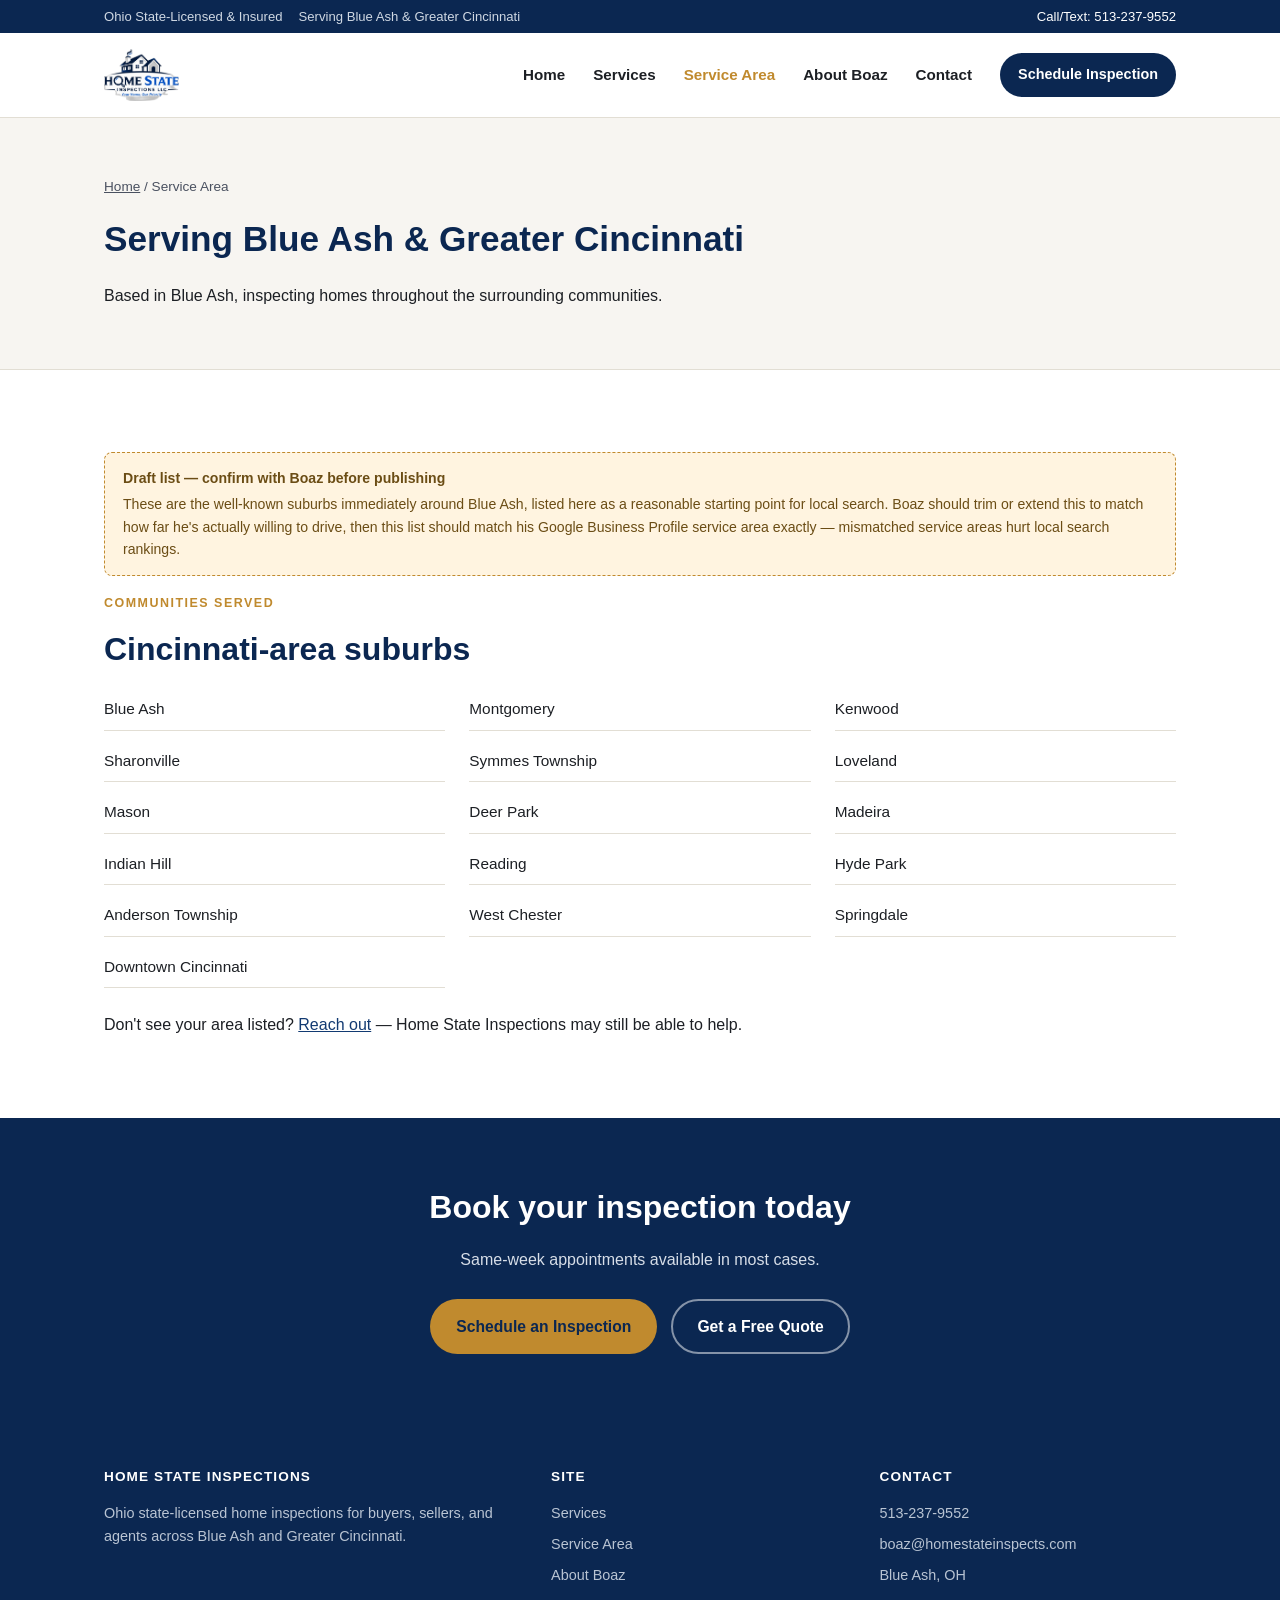
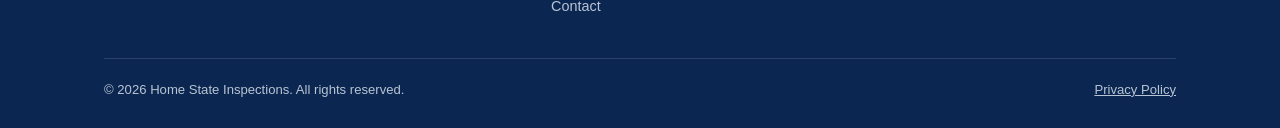
<file: service-area.html>
<!DOCTYPE html>
<html lang="en">
<head>
<meta charset="UTF-8">
<meta name="viewport" content="width=device-width, initial-scale=1.0">
<title>Service Area | Home Inspector Serving Blue Ash & Greater Cincinnati</title>
<meta name="description" content="Home State Inspections serves Blue Ash and the surrounding Greater Cincinnati area, including Montgomery, Kenwood, Sharonville, Mason, and Loveland.">
<link rel="canonical" href="https://homestateinspects.com/service-area.html">
<link rel="stylesheet" href="style.css?v=2">
</head>
<body>
<a class="skip-link" href="#main">Skip to content</a>

<div class="top-bar">
  <div class="container">
    <div class="trust-strip">
      <span>Ohio State-Licensed &amp; Insured</span>
      <span>Serving Blue Ash &amp; Greater Cincinnati</span>
    </div>
    <a href="tel:+15132379552">Call/Text: 513-237-9552</a>
  </div>
</div>

<header class="site-header">
  <div class="header-inner">
    <a href="index.html" class="logo">
      <img src="logo-transparent.png" alt="Home State Inspections LLC" width="1299" height="900">
    </a>
    <button class="nav-toggle" aria-expanded="false" aria-controls="main-nav" aria-label="Toggle menu">
      <span></span>
    </button>
    <nav class="main-nav" id="main-nav">
      <a href="index.html">Home</a>
      <a href="services.html">Services</a>
      <a href="service-area.html" aria-current="page">Service Area</a>
      <a href="about.html">About Boaz</a>
      <a href="contact.html">Contact</a>
      <a href="https://goisn.net/isn-homestate/online-scheduler/9c5191d9-7c6e-11f1-bdcb-0a63506e1b9d" class="nav-cta">Schedule Inspection</a>
    </nav>
  </div>
</header>

<main id="main">

  <section class="page-hero">
    <div class="container">
      <p class="breadcrumb"><a href="index.html">Home</a> / Service Area</p>
      <h1>Serving Blue Ash &amp; Greater Cincinnati</h1>
      <p>Based in Blue Ash, inspecting homes throughout the surrounding communities.</p>
    </div>
  </section>

  <section>
    <div class="container">
      <div class="todo-flag">
        <strong>Draft list &mdash; confirm with Boaz before publishing</strong>
        These are the well-known suburbs immediately around Blue Ash, listed here as a reasonable starting point for local search. Boaz should trim or extend this to match how far he's actually willing to drive, then this list should match his Google Business Profile service area exactly &mdash; mismatched service areas hurt local search rankings.
      </div>
      <p class="eyebrow">Communities Served</p>
      <h2 class="section-title">Cincinnati-area suburbs</h2>
      <ul class="area-list">
        <li>Blue Ash</li>
        <li>Montgomery</li>
        <li>Kenwood</li>
        <li>Sharonville</li>
        <li>Symmes Township</li>
        <li>Loveland</li>
        <li>Mason</li>
        <li>Deer Park</li>
        <li>Madeira</li>
        <li>Indian Hill</li>
        <li>Reading</li>
        <li>Hyde Park</li>
        <li>Anderson Township</li>
        <li>West Chester</li>
        <li>Springdale</li>
        <li>Downtown Cincinnati</li>
      </ul>
      <p style="margin-top:24px;">Don't see your area listed? <a href="contact.html#quote">Reach out</a> &mdash; Home State Inspections may still be able to help.</p>
    </div>
  </section>

  <section class="cta-band">
    <div class="container">
      <h2 class="section-title">Book your inspection today</h2>
      <p>Same-week appointments available in most cases.</p>
      <div class="hero-actions" style="justify-content:center;">
        <a class="btn btn-primary" href="https://goisn.net/isn-homestate/online-scheduler/9c5191d9-7c6e-11f1-bdcb-0a63506e1b9d">Schedule an Inspection</a>
        <a class="btn btn-outline" href="contact.html#quote">Get a Free Quote</a>
      </div>
    </div>
  </section>

</main>

<footer class="site-footer">
  <div class="container">
    <div class="footer-grid">
      <div>
        <h4>Home State Inspections</h4>
        <p>Ohio state-licensed home inspections for buyers, sellers, and agents across Blue Ash and Greater Cincinnati.</p>
      </div>
      <div>
        <h4>Site</h4>
        <ul>
          <li><a href="services.html">Services</a></li>
          <li><a href="service-area.html">Service Area</a></li>
          <li><a href="about.html">About Boaz</a></li>
          <li><a href="contact.html">Contact</a></li>
        </ul>
      </div>
      <div>
        <h4>Contact</h4>
        <ul>
          <li><a href="tel:+15132379552">513-237-9552</a></li>
          <li><a href="mailto:boaz@homestateinspects.com">boaz@homestateinspects.com</a></li>
          <li>Blue Ash, OH</li>
        </ul>
      </div>
    </div>
    <div class="footer-bottom">
      <span>&copy; <span id="year"></span> Home State Inspections. All rights reserved.</span>
      <a href="privacy-policy.html">Privacy Policy</a>
    </div>
  </div>
</footer>

<script src="script.js?v=2"></script>
</body>
</html>
</file>
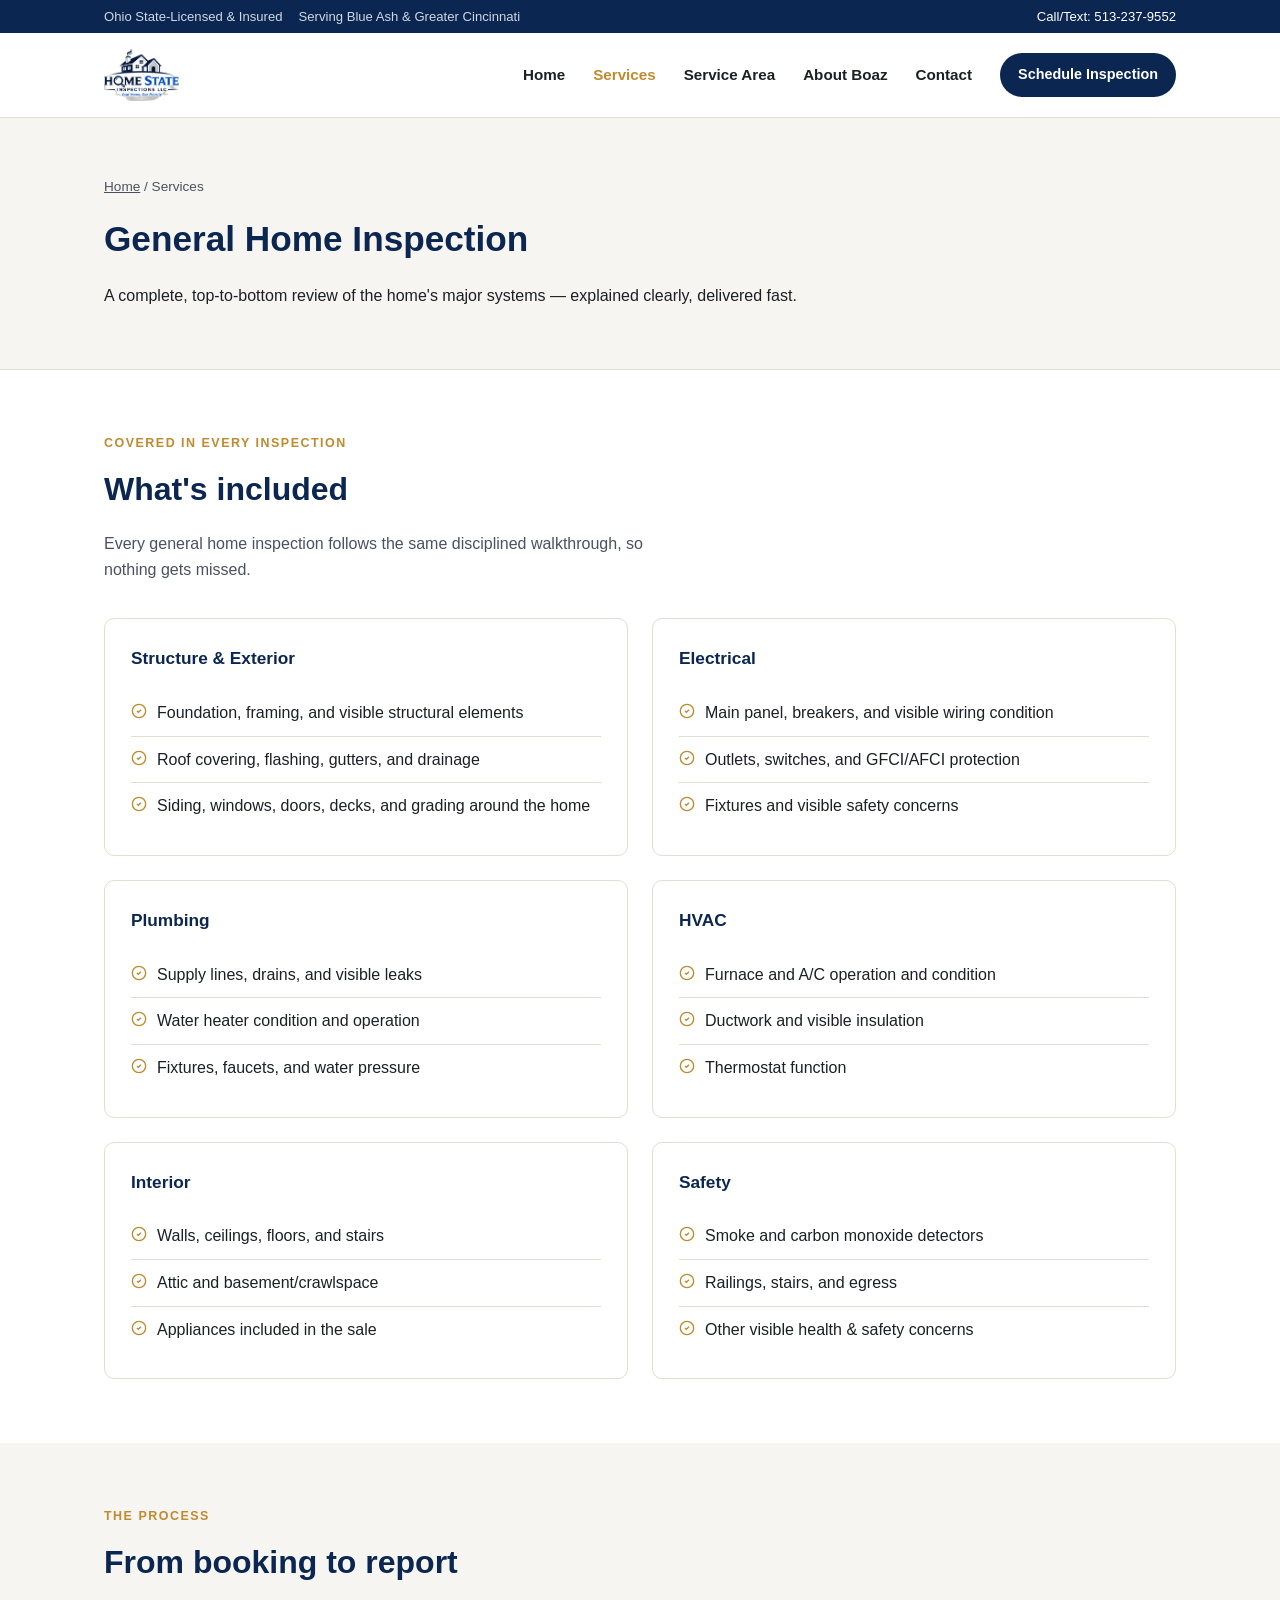
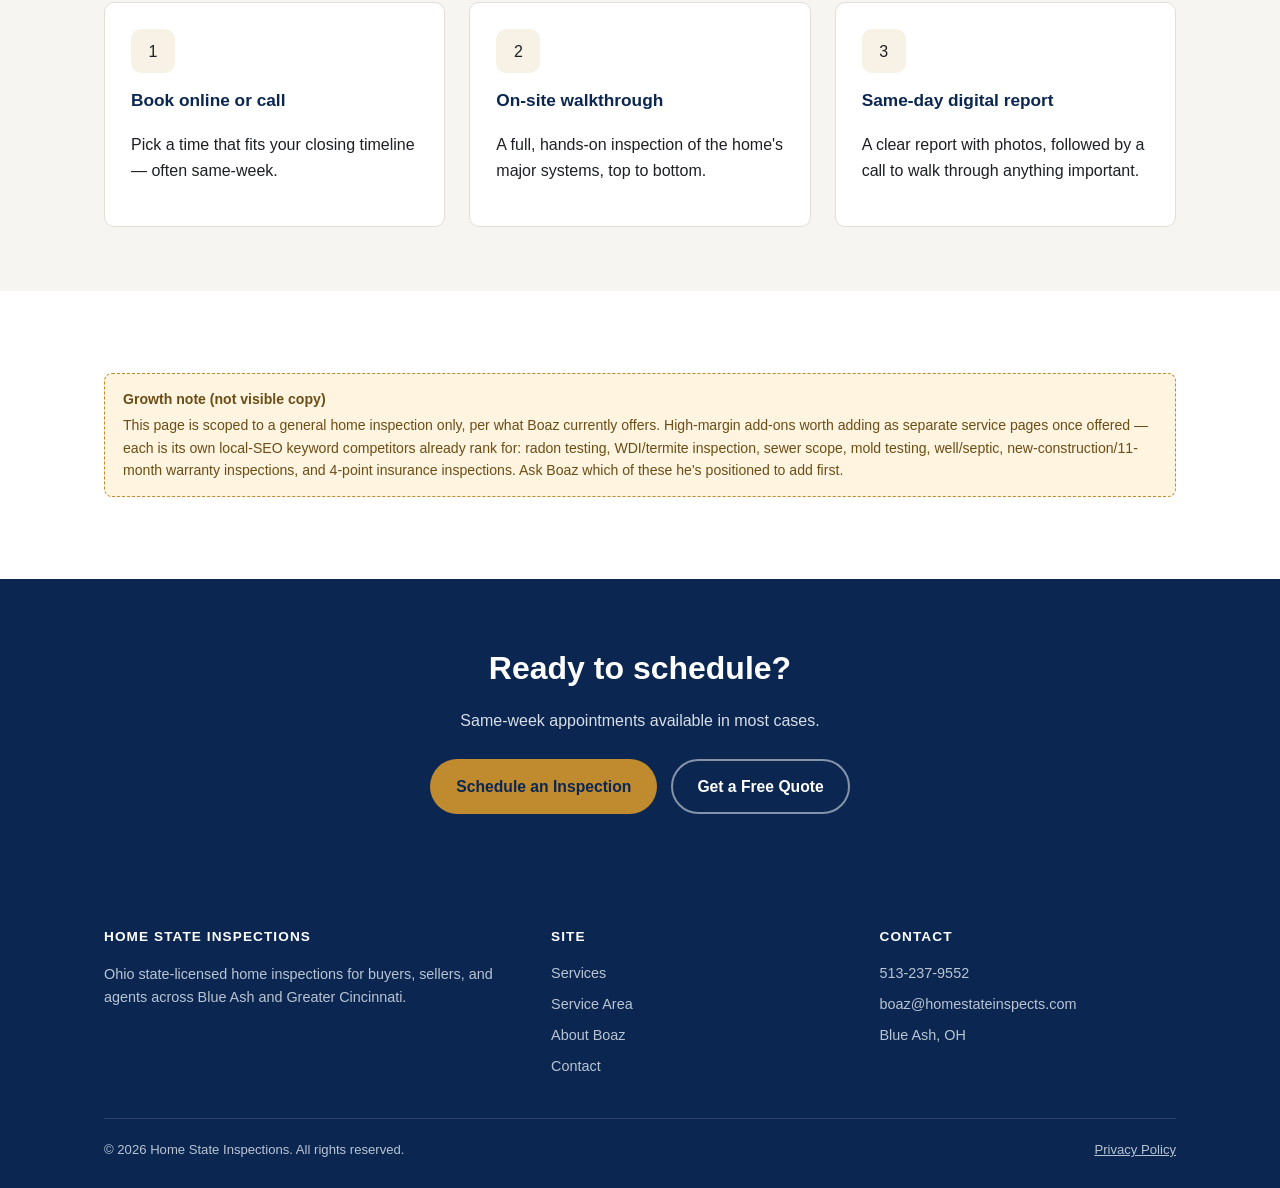
<file: services.html>
<!DOCTYPE html>
<html lang="en">
<head>
<meta charset="UTF-8">
<meta name="viewport" content="width=device-width, initial-scale=1.0">
<title>General Home Inspection Services | Home State Inspections</title>
<meta name="description" content="A full general home inspection covering structure, roof, electrical, plumbing, HVAC and safety items, with a same-day digital report. Serving Blue Ash and Greater Cincinnati.">
<link rel="canonical" href="https://homestateinspects.com/services.html">
<link rel="stylesheet" href="style.css?v=2">
</head>
<body>
<a class="skip-link" href="#main">Skip to content</a>

<div class="top-bar">
  <div class="container">
    <div class="trust-strip">
      <span>Ohio State-Licensed &amp; Insured</span>
      <span>Serving Blue Ash &amp; Greater Cincinnati</span>
    </div>
    <a href="tel:+15132379552">Call/Text: 513-237-9552</a>
  </div>
</div>

<header class="site-header">
  <div class="header-inner">
    <a href="index.html" class="logo">
      <img src="logo-transparent.png" alt="Home State Inspections LLC" width="1299" height="900">
    </a>
    <button class="nav-toggle" aria-expanded="false" aria-controls="main-nav" aria-label="Toggle menu">
      <span></span>
    </button>
    <nav class="main-nav" id="main-nav">
      <a href="index.html">Home</a>
      <a href="services.html" aria-current="page">Services</a>
      <a href="service-area.html">Service Area</a>
      <a href="about.html">About Boaz</a>
      <a href="contact.html">Contact</a>
      <a href="https://goisn.net/isn-homestate/online-scheduler/9c5191d9-7c6e-11f1-bdcb-0a63506e1b9d" class="nav-cta">Schedule Inspection</a>
    </nav>
  </div>
</header>

<main id="main">

  <section class="page-hero">
    <div class="container">
      <p class="breadcrumb"><a href="index.html">Home</a> / Services</p>
      <h1>General Home Inspection</h1>
      <p>A complete, top-to-bottom review of the home's major systems &mdash; explained clearly, delivered fast.</p>
    </div>
  </section>

  <section>
    <div class="container">
      <p class="eyebrow">Covered In Every Inspection</p>
      <h2 class="section-title">What's included</h2>
      <p class="section-intro">Every general home inspection follows the same disciplined walkthrough, so nothing gets missed.</p>
      <div class="grid grid-2">
        <div class="card">
          <h3>Structure &amp; Exterior</h3>
          <ul class="checklist">
            <li><svg width="16" height="16" viewBox="0 0 24 24" fill="none" stroke="currentColor" stroke-width="2"><path d="M9 12l2 2 4-4"/><circle cx="12" cy="12" r="10"/></svg> Foundation, framing, and visible structural elements</li>
            <li><svg width="16" height="16" viewBox="0 0 24 24" fill="none" stroke="currentColor" stroke-width="2"><path d="M9 12l2 2 4-4"/><circle cx="12" cy="12" r="10"/></svg> Roof covering, flashing, gutters, and drainage</li>
            <li><svg width="16" height="16" viewBox="0 0 24 24" fill="none" stroke="currentColor" stroke-width="2"><path d="M9 12l2 2 4-4"/><circle cx="12" cy="12" r="10"/></svg> Siding, windows, doors, decks, and grading around the home</li>
          </ul>
        </div>
        <div class="card">
          <h3>Electrical</h3>
          <ul class="checklist">
            <li><svg width="16" height="16" viewBox="0 0 24 24" fill="none" stroke="currentColor" stroke-width="2"><path d="M9 12l2 2 4-4"/><circle cx="12" cy="12" r="10"/></svg> Main panel, breakers, and visible wiring condition</li>
            <li><svg width="16" height="16" viewBox="0 0 24 24" fill="none" stroke="currentColor" stroke-width="2"><path d="M9 12l2 2 4-4"/><circle cx="12" cy="12" r="10"/></svg> Outlets, switches, and GFCI/AFCI protection</li>
            <li><svg width="16" height="16" viewBox="0 0 24 24" fill="none" stroke="currentColor" stroke-width="2"><path d="M9 12l2 2 4-4"/><circle cx="12" cy="12" r="10"/></svg> Fixtures and visible safety concerns</li>
          </ul>
        </div>
        <div class="card">
          <h3>Plumbing</h3>
          <ul class="checklist">
            <li><svg width="16" height="16" viewBox="0 0 24 24" fill="none" stroke="currentColor" stroke-width="2"><path d="M9 12l2 2 4-4"/><circle cx="12" cy="12" r="10"/></svg> Supply lines, drains, and visible leaks</li>
            <li><svg width="16" height="16" viewBox="0 0 24 24" fill="none" stroke="currentColor" stroke-width="2"><path d="M9 12l2 2 4-4"/><circle cx="12" cy="12" r="10"/></svg> Water heater condition and operation</li>
            <li><svg width="16" height="16" viewBox="0 0 24 24" fill="none" stroke="currentColor" stroke-width="2"><path d="M9 12l2 2 4-4"/><circle cx="12" cy="12" r="10"/></svg> Fixtures, faucets, and water pressure</li>
          </ul>
        </div>
        <div class="card">
          <h3>HVAC</h3>
          <ul class="checklist">
            <li><svg width="16" height="16" viewBox="0 0 24 24" fill="none" stroke="currentColor" stroke-width="2"><path d="M9 12l2 2 4-4"/><circle cx="12" cy="12" r="10"/></svg> Furnace and A/C operation and condition</li>
            <li><svg width="16" height="16" viewBox="0 0 24 24" fill="none" stroke="currentColor" stroke-width="2"><path d="M9 12l2 2 4-4"/><circle cx="12" cy="12" r="10"/></svg> Ductwork and visible insulation</li>
            <li><svg width="16" height="16" viewBox="0 0 24 24" fill="none" stroke="currentColor" stroke-width="2"><path d="M9 12l2 2 4-4"/><circle cx="12" cy="12" r="10"/></svg> Thermostat function</li>
          </ul>
        </div>
        <div class="card">
          <h3>Interior</h3>
          <ul class="checklist">
            <li><svg width="16" height="16" viewBox="0 0 24 24" fill="none" stroke="currentColor" stroke-width="2"><path d="M9 12l2 2 4-4"/><circle cx="12" cy="12" r="10"/></svg> Walls, ceilings, floors, and stairs</li>
            <li><svg width="16" height="16" viewBox="0 0 24 24" fill="none" stroke="currentColor" stroke-width="2"><path d="M9 12l2 2 4-4"/><circle cx="12" cy="12" r="10"/></svg> Attic and basement/crawlspace</li>
            <li><svg width="16" height="16" viewBox="0 0 24 24" fill="none" stroke="currentColor" stroke-width="2"><path d="M9 12l2 2 4-4"/><circle cx="12" cy="12" r="10"/></svg> Appliances included in the sale</li>
          </ul>
        </div>
        <div class="card">
          <h3>Safety</h3>
          <ul class="checklist">
            <li><svg width="16" height="16" viewBox="0 0 24 24" fill="none" stroke="currentColor" stroke-width="2"><path d="M9 12l2 2 4-4"/><circle cx="12" cy="12" r="10"/></svg> Smoke and carbon monoxide detectors</li>
            <li><svg width="16" height="16" viewBox="0 0 24 24" fill="none" stroke="currentColor" stroke-width="2"><path d="M9 12l2 2 4-4"/><circle cx="12" cy="12" r="10"/></svg> Railings, stairs, and egress</li>
            <li><svg width="16" height="16" viewBox="0 0 24 24" fill="none" stroke="currentColor" stroke-width="2"><path d="M9 12l2 2 4-4"/><circle cx="12" cy="12" r="10"/></svg> Other visible health &amp; safety concerns</li>
          </ul>
        </div>
      </div>
    </div>
  </section>

  <section class="section-alt">
    <div class="container">
      <p class="eyebrow">The Process</p>
      <h2 class="section-title">From booking to report</h2>
      <div class="grid grid-3">
        <div class="card">
          <div class="card-icon">1</div>
          <h3>Book online or call</h3>
          <p>Pick a time that fits your closing timeline &mdash; often same-week.</p>
        </div>
        <div class="card">
          <div class="card-icon">2</div>
          <h3>On-site walkthrough</h3>
          <p>A full, hands-on inspection of the home's major systems, top to bottom.</p>
        </div>
        <div class="card">
          <div class="card-icon">3</div>
          <h3>Same-day digital report</h3>
          <p>A clear report with photos, followed by a call to walk through anything important.</p>
        </div>
      </div>
    </div>
  </section>

  <section>
    <div class="container">
      <div class="todo-flag">
        <strong>Growth note (not visible copy)</strong>
        This page is scoped to a general home inspection only, per what Boaz currently offers. High-margin add-ons worth adding as separate service pages once offered &mdash; each is its own local-SEO keyword competitors already rank for: radon testing, WDI/termite inspection, sewer scope, mold testing, well/septic, new-construction/11-month warranty inspections, and 4-point insurance inspections. Ask Boaz which of these he's positioned to add first.
      </div>
    </div>
  </section>

  <section class="cta-band">
    <div class="container">
      <h2 class="section-title">Ready to schedule?</h2>
      <p>Same-week appointments available in most cases.</p>
      <div class="hero-actions" style="justify-content:center;">
        <a class="btn btn-primary" href="https://goisn.net/isn-homestate/online-scheduler/9c5191d9-7c6e-11f1-bdcb-0a63506e1b9d">Schedule an Inspection</a>
        <a class="btn btn-outline" href="contact.html#quote">Get a Free Quote</a>
      </div>
    </div>
  </section>

</main>

<footer class="site-footer">
  <div class="container">
    <div class="footer-grid">
      <div>
        <h4>Home State Inspections</h4>
        <p>Ohio state-licensed home inspections for buyers, sellers, and agents across Blue Ash and Greater Cincinnati.</p>
      </div>
      <div>
        <h4>Site</h4>
        <ul>
          <li><a href="services.html">Services</a></li>
          <li><a href="service-area.html">Service Area</a></li>
          <li><a href="about.html">About Boaz</a></li>
          <li><a href="contact.html">Contact</a></li>
        </ul>
      </div>
      <div>
        <h4>Contact</h4>
        <ul>
          <li><a href="tel:+15132379552">513-237-9552</a></li>
          <li><a href="mailto:boaz@homestateinspects.com">boaz@homestateinspects.com</a></li>
          <li>Blue Ash, OH</li>
        </ul>
      </div>
    </div>
    <div class="footer-bottom">
      <span>&copy; <span id="year"></span> Home State Inspections. All rights reserved.</span>
      <a href="privacy-policy.html">Privacy Policy</a>
    </div>
  </div>
</footer>

<script src="script.js?v=2"></script>
</body>
</html>
</file>
<file: style.css>
/* Home State Inspections — shared stylesheet */

:root {
  --navy: #0b2751; /* matches the real logo's navy, sampled from logo.png */
  --navy-light: #123a72;
  --gold: #c08a2e; /* deliberately not the logo's blue — gold reads as a distinct UI accent (buttons, hovers) against the navy, where blue-on-navy had too little contrast */
  --gold-light: #d9a445;
  --paper: #f7f5f1;
  --white: #ffffff;
  --ink: #1c1f24;
  --ink-soft: #4a5160;
  --border: #e2ded4;
  --success-bg: #eef6ee;
  --radius: 10px;
  --shadow: 0 4px 18px rgba(20, 39, 63, 0.08);
  --max-width: 1120px;
}

* { box-sizing: border-box; }

html { scroll-behavior: smooth; }

body {
  margin: 0;
  font-family: -apple-system, BlinkMacSystemFont, "Segoe UI", Roboto, Helvetica, Arial, sans-serif;
  color: var(--ink);
  background: var(--white);
  line-height: 1.6;
}

img { max-width: 100%; display: block; }

a { color: var(--navy-light); }

.container {
  max-width: var(--max-width);
  margin: 0 auto;
  padding: 0 24px;
}

/* Skip link */
.skip-link {
  position: absolute;
  left: -9999px;
  top: 0;
  background: var(--gold);
  color: var(--navy);
  padding: 10px 16px;
  z-index: 1000;
  font-weight: 600;
  border-radius: 0 0 6px 0;
}
.skip-link:focus { left: 0; }

/* Header */
.site-header {
  position: sticky;
  top: 0;
  z-index: 500;
  background: var(--white);
  border-bottom: 1px solid var(--border);
}

.header-inner {
  display: flex;
  align-items: center;
  justify-content: space-between;
  padding: 16px 24px;
  max-width: var(--max-width);
  margin: 0 auto;
  transition: padding 0.25s ease;
}

.logo {
  display: flex;
  align-items: center;
  text-decoration: none;
  line-height: 1.1;
}

.logo img {
  height: 52px;
  width: auto;
  border-radius: 8px;
  transition: height 0.25s ease;
}

/* Homepage-only: a big landing-page logo moment, shrinking to the normal compact
   header once the visitor scrolls (JS toggles .scrolled in script.js). Other pages
   never get .header-hero, so they always use the standard 52px logo above. */
.site-header.header-hero .header-inner { padding: 26px 24px; }
.site-header.header-hero .logo img { height: 108px; }
.site-header.header-hero.scrolled .header-inner { padding: 16px 24px; }
.site-header.header-hero.scrolled .logo img { height: 52px; }

/* Hero icon — decorative house/inspection line art, used instead of the real logo here since the logo's dark navy doesn't read against the hero's dark navy background */
.hero-icon { margin-bottom: 18px; }

.main-nav {
  display: flex;
  align-items: center;
  gap: 28px;
}

.main-nav a {
  text-decoration: none;
  color: var(--ink);
  font-weight: 600;
  font-size: 0.95rem;
  white-space: nowrap;
}

.main-nav a:hover,
.main-nav a[aria-current="page"] { color: var(--gold); }

.nav-cta {
  background: var(--navy);
  color: var(--white) !important;
  padding: 10px 18px;
  border-radius: 999px;
  font-size: 0.9rem !important;
}
.nav-cta:hover { background: var(--gold); color: var(--navy) !important; }

.nav-toggle {
  display: none;
  background: none;
  border: 1px solid var(--border);
  border-radius: 8px;
  padding: 8px 10px;
  cursor: pointer;
}
.nav-toggle span,
.nav-toggle span::before,
.nav-toggle span::after {
  display: block;
  width: 20px;
  height: 2px;
  background: var(--navy);
  position: relative;
  transition: 0.2s;
}
.nav-toggle span::before { content: ""; position: absolute; top: -6px; }
.nav-toggle span::after { content: ""; position: absolute; top: 6px; }

@media (max-width: 860px) {
  .main-nav {
    position: absolute;
    top: 100%;
    left: 0;
    right: 0;
    background: var(--white);
    border-bottom: 1px solid var(--border);
    flex-direction: column;
    align-items: stretch;
    gap: 0;
    display: none;
    box-shadow: var(--shadow);
  }
  .main-nav.open { display: flex; }
  .main-nav a { padding: 14px 24px; border-top: 1px solid var(--border); }
  .nav-cta { border-radius: 0; text-align: center; }
  .nav-toggle { display: block; }
}

/* Top bar */
.top-bar {
  background: var(--navy);
  color: #cfd8e3;
  font-size: 0.82rem;
}
.top-bar .container {
  display: flex;
  justify-content: space-between;
  align-items: center;
  padding: 6px 24px;
  gap: 12px;
  flex-wrap: wrap;
}
.top-bar a { color: #fff; text-decoration: none; }
.top-bar a:hover { color: var(--gold-light); }
.trust-strip {
  display: flex;
  gap: 16px;
  flex-wrap: wrap;
}

/* Hero */
.hero {
  background: linear-gradient(160deg, var(--navy) 0%, var(--navy-light) 100%);
  color: var(--white);
  padding: 72px 0 64px;
}
.hero .container {
  display: grid;
  grid-template-columns: 1.1fr 0.9fr;
  gap: 40px;
  align-items: center;
}
.hero h1 {
  font-size: clamp(1.9rem, 4vw, 2.7rem);
  line-height: 1.15;
  margin: 0 0 16px;
}
.hero h1 em {
  font-style: normal;
  color: var(--gold-light);
}
.hero p.lede {
  font-size: 1.1rem;
  color: #d7dee8;
  max-width: 46ch;
  margin: 0 0 28px;
}
.hero-actions { display: flex; gap: 14px; flex-wrap: wrap; }

.badge-row {
  display: flex;
  gap: 22px;
  margin-top: 32px;
  flex-wrap: wrap;
}
.badge-row .badge {
  display: flex;
  align-items: center;
  gap: 8px;
  font-size: 0.88rem;
  color: #e4e9f0;
}
.badge svg { flex-shrink: 0; }

.hero-card {
  background: var(--white);
  color: var(--ink);
  border-radius: var(--radius);
  padding: 28px;
  box-shadow: var(--shadow);
}
.hero-card h2 { margin-top: 0; font-size: 1.15rem; color: var(--navy); }
.hero-card ul { padding-left: 20px; margin: 16px 0; }
.hero-card li { margin-bottom: 8px; }

@media (max-width: 900px) {
  .hero .container { grid-template-columns: 1fr; }
}

/* Buttons */
.btn {
  display: inline-flex;
  align-items: center;
  gap: 8px;
  padding: 13px 24px;
  border-radius: 999px;
  font-weight: 700;
  text-decoration: none;
  font-size: 0.98rem;
  border: 2px solid transparent;
  cursor: pointer;
}
.btn-primary { background: var(--gold); color: var(--navy); }
.btn-primary:hover { background: var(--gold-light); }
.btn-outline { border-color: rgba(255,255,255,0.5); color: var(--white); }
.btn-outline:hover { border-color: var(--white); background: rgba(255,255,255,0.08); }
.btn-navy { background: var(--navy); color: var(--white); }
.btn-navy:hover { background: var(--navy-light); }

/* Sections */
section { padding: 64px 0; }
.section-alt { background: var(--paper); }
.eyebrow {
  text-transform: uppercase;
  letter-spacing: 0.12em;
  font-size: 0.78rem;
  font-weight: 700;
  color: var(--gold);
  margin: 0 0 10px;
}
h2.section-title {
  font-size: clamp(1.5rem, 3vw, 2rem);
  color: var(--navy);
  margin: 0 0 14px;
}
.section-intro { max-width: 62ch; color: var(--ink-soft); margin-bottom: 36px; }

/* Cards grid */
.grid {
  display: grid;
  gap: 24px;
}
.grid-3 { grid-template-columns: repeat(3, 1fr); }
.grid-2 { grid-template-columns: repeat(2, 1fr); }
@media (max-width: 860px) {
  .grid-3, .grid-2 { grid-template-columns: 1fr; }
}

.card {
  background: var(--white);
  border: 1px solid var(--border);
  border-radius: var(--radius);
  padding: 26px;
}
.card h3 {
  margin-top: 0;
  color: var(--navy);
  font-size: 1.08rem;
}
.card-icon {
  width: 44px;
  height: 44px;
  border-radius: 10px;
  background: rgba(192, 138, 46, 0.12);
  display: flex;
  align-items: center;
  justify-content: center;
  margin-bottom: 14px;
}

/* Checklist */
.checklist { list-style: none; padding: 0; margin: 0; }
.checklist li {
  display: flex;
  gap: 10px;
  padding: 10px 0;
  border-bottom: 1px solid var(--border);
}
.checklist li:last-child { border-bottom: none; }
.checklist svg { flex-shrink: 0; margin-top: 3px; color: var(--gold); }

/* CTA band */
.cta-band {
  background: var(--navy);
  color: var(--white);
  text-align: center;
}
.cta-band h2 { color: var(--white); }
.cta-band p { color: #d7dee8; max-width: 56ch; margin: 0 auto 26px; }

/* About / bio */
.bio-layout {
  display: grid;
  grid-template-columns: 260px 1fr;
  gap: 40px;
  align-items: start;
}
@media (max-width: 780px) {
  .bio-layout { grid-template-columns: 1fr; }
}
.bio-portrait {
  aspect-ratio: 1 / 1;
  width: 100%;
  object-fit: cover;
  border-radius: var(--radius);
  box-shadow: var(--shadow);
}

/* Placeholder notice (dev-only visual flag, remove before go-live) */
.todo-flag {
  background: #fff4e0;
  border: 1px dashed #c08a2e;
  border-radius: 8px;
  padding: 14px 18px;
  font-size: 0.88rem;
  color: #6b4d15;
  margin: 18px 0;
}
.todo-flag strong { display: block; margin-bottom: 4px; }

/* Service area list */
.area-list {
  display: grid;
  grid-template-columns: repeat(3, 1fr);
  gap: 10px 24px;
  list-style: none;
  padding: 0;
  margin: 0;
}
.area-list li {
  padding: 8px 0;
  border-bottom: 1px solid var(--border);
  font-size: 0.96rem;
}
@media (max-width: 700px) {
  .area-list { grid-template-columns: repeat(2, 1fr); }
}

/* Contact */
.contact-grid {
  display: grid;
  grid-template-columns: 1fr 1fr;
  gap: 32px;
}
@media (max-width: 780px) {
  .contact-grid { grid-template-columns: 1fr; }
}
.contact-method {
  display: flex;
  gap: 14px;
  align-items: flex-start;
  padding: 18px 0;
  border-bottom: 1px solid var(--border);
}
.contact-method:last-child { border-bottom: none; }
.contact-method .icon {
  width: 40px; height: 40px;
  border-radius: 10px;
  background: rgba(20, 39, 63, 0.06);
  display: flex; align-items: center; justify-content: center;
  flex-shrink: 0;
}
.contact-method h3 { margin: 0 0 4px; font-size: 1rem; color: var(--navy); }
.contact-method a { text-decoration: none; font-weight: 600; }

/* Footer */
.site-footer {
  background: var(--navy);
  color: #b9c4d3;
  padding: 48px 0 28px;
  font-size: 0.9rem;
}
.footer-grid {
  display: grid;
  grid-template-columns: 1.4fr 1fr 1fr;
  gap: 32px;
  margin-bottom: 32px;
}
@media (max-width: 780px) {
  .footer-grid { grid-template-columns: 1fr; }
}
.footer-grid h4 {
  color: var(--white);
  font-size: 0.85rem;
  text-transform: uppercase;
  letter-spacing: 0.08em;
  margin: 0 0 14px;
}
.footer-grid ul { list-style: none; padding: 0; margin: 0; }
.footer-grid li { margin-bottom: 8px; }
.footer-grid a { color: #b9c4d3; text-decoration: none; }
.footer-grid a:hover { color: var(--gold-light); }
.footer-bottom {
  border-top: 1px solid rgba(255,255,255,0.12);
  padding-top: 20px;
  display: flex;
  justify-content: space-between;
  flex-wrap: wrap;
  gap: 10px;
  font-size: 0.82rem;
}
.footer-bottom a { color: #b9c4d3; }

/* Sr-only */
.sr-only {
  position: absolute;
  width: 1px; height: 1px;
  padding: 0; margin: -1px;
  overflow: hidden;
  clip: rect(0,0,0,0);
  white-space: nowrap;
  border: 0;
}

/* Page hero (interior pages) */
.page-hero {
  background: var(--paper);
  border-bottom: 1px solid var(--border);
  padding: 44px 0;
}
.page-hero h1 { color: var(--navy); margin: 0 0 10px; font-size: clamp(1.6rem, 3.4vw, 2.2rem); }
.breadcrumb { font-size: 0.85rem; color: var(--ink-soft); }
.breadcrumb a { color: var(--ink-soft); }

.two-col {
  display: grid;
  grid-template-columns: 1fr 1fr;
  gap: 40px;
  align-items: start;
}
@media (max-width: 860px) {
  .two-col { grid-template-columns: 1fr; }
}
</file>
